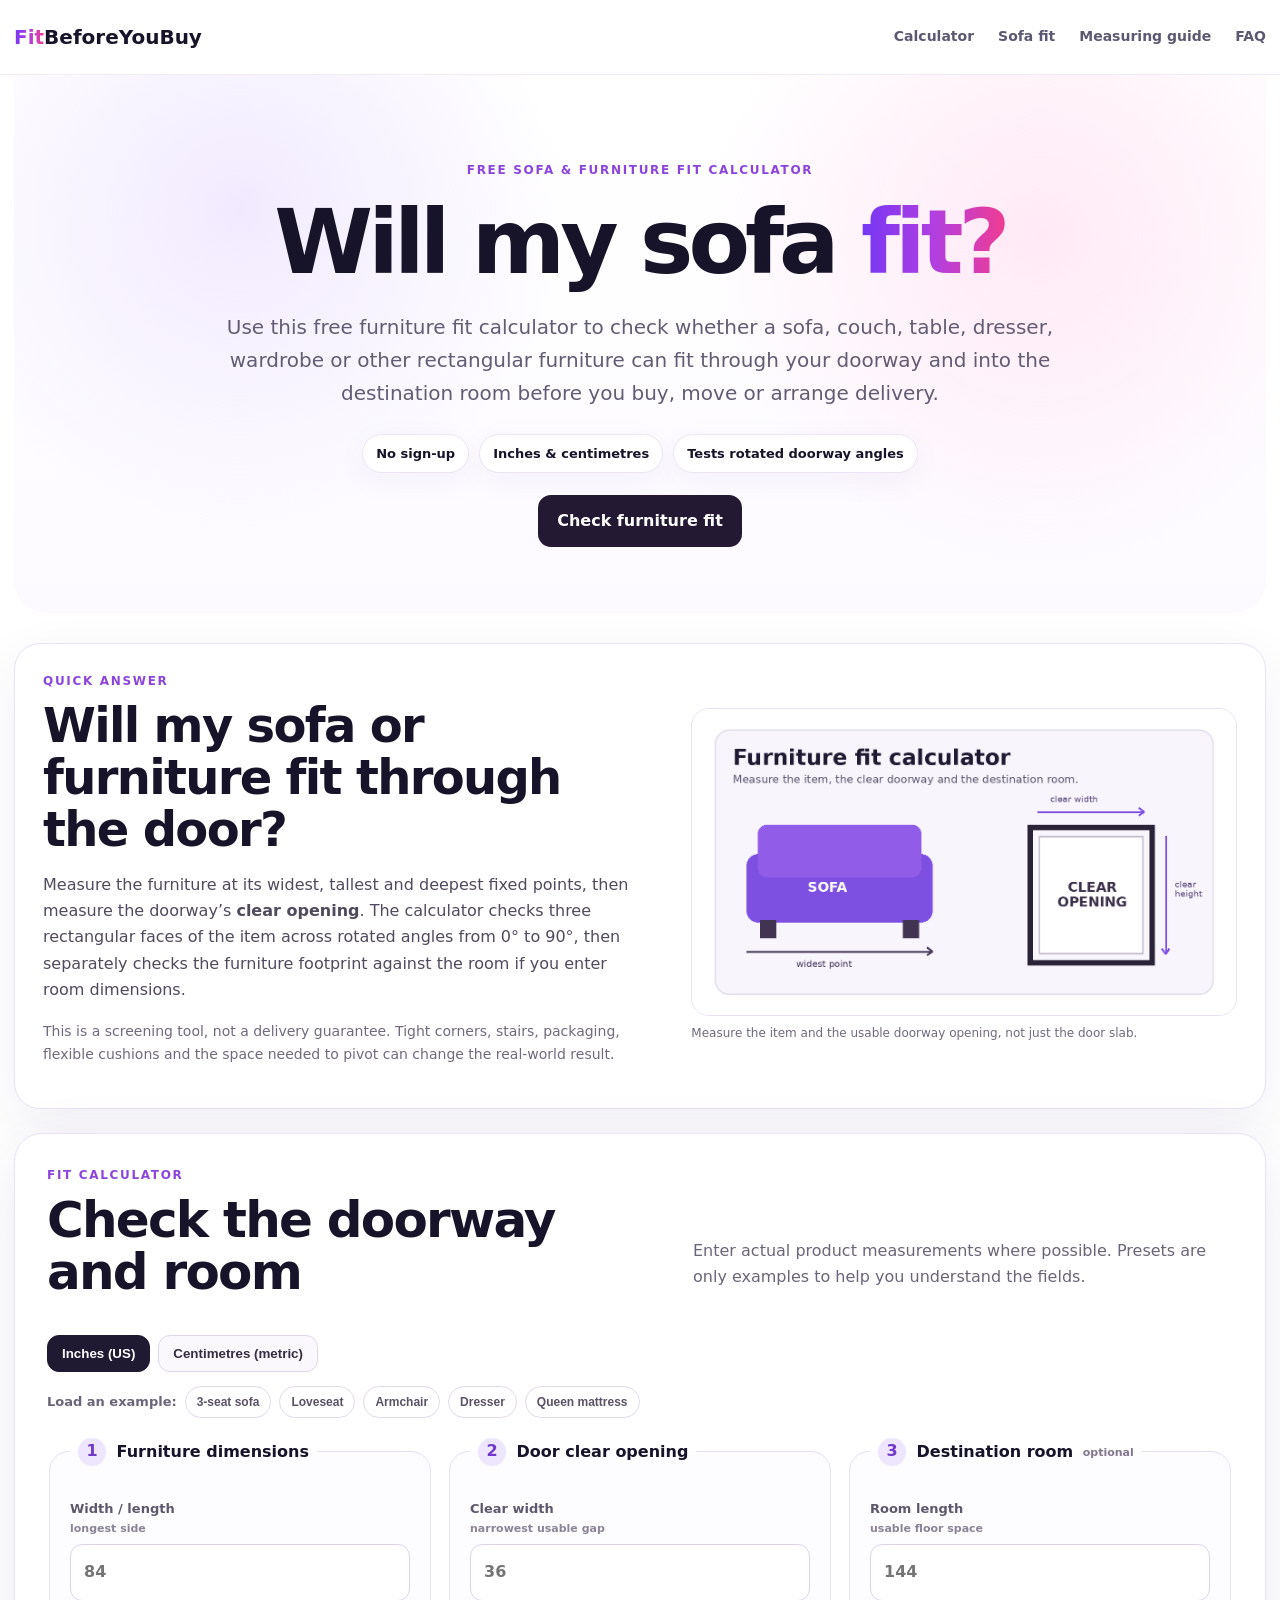
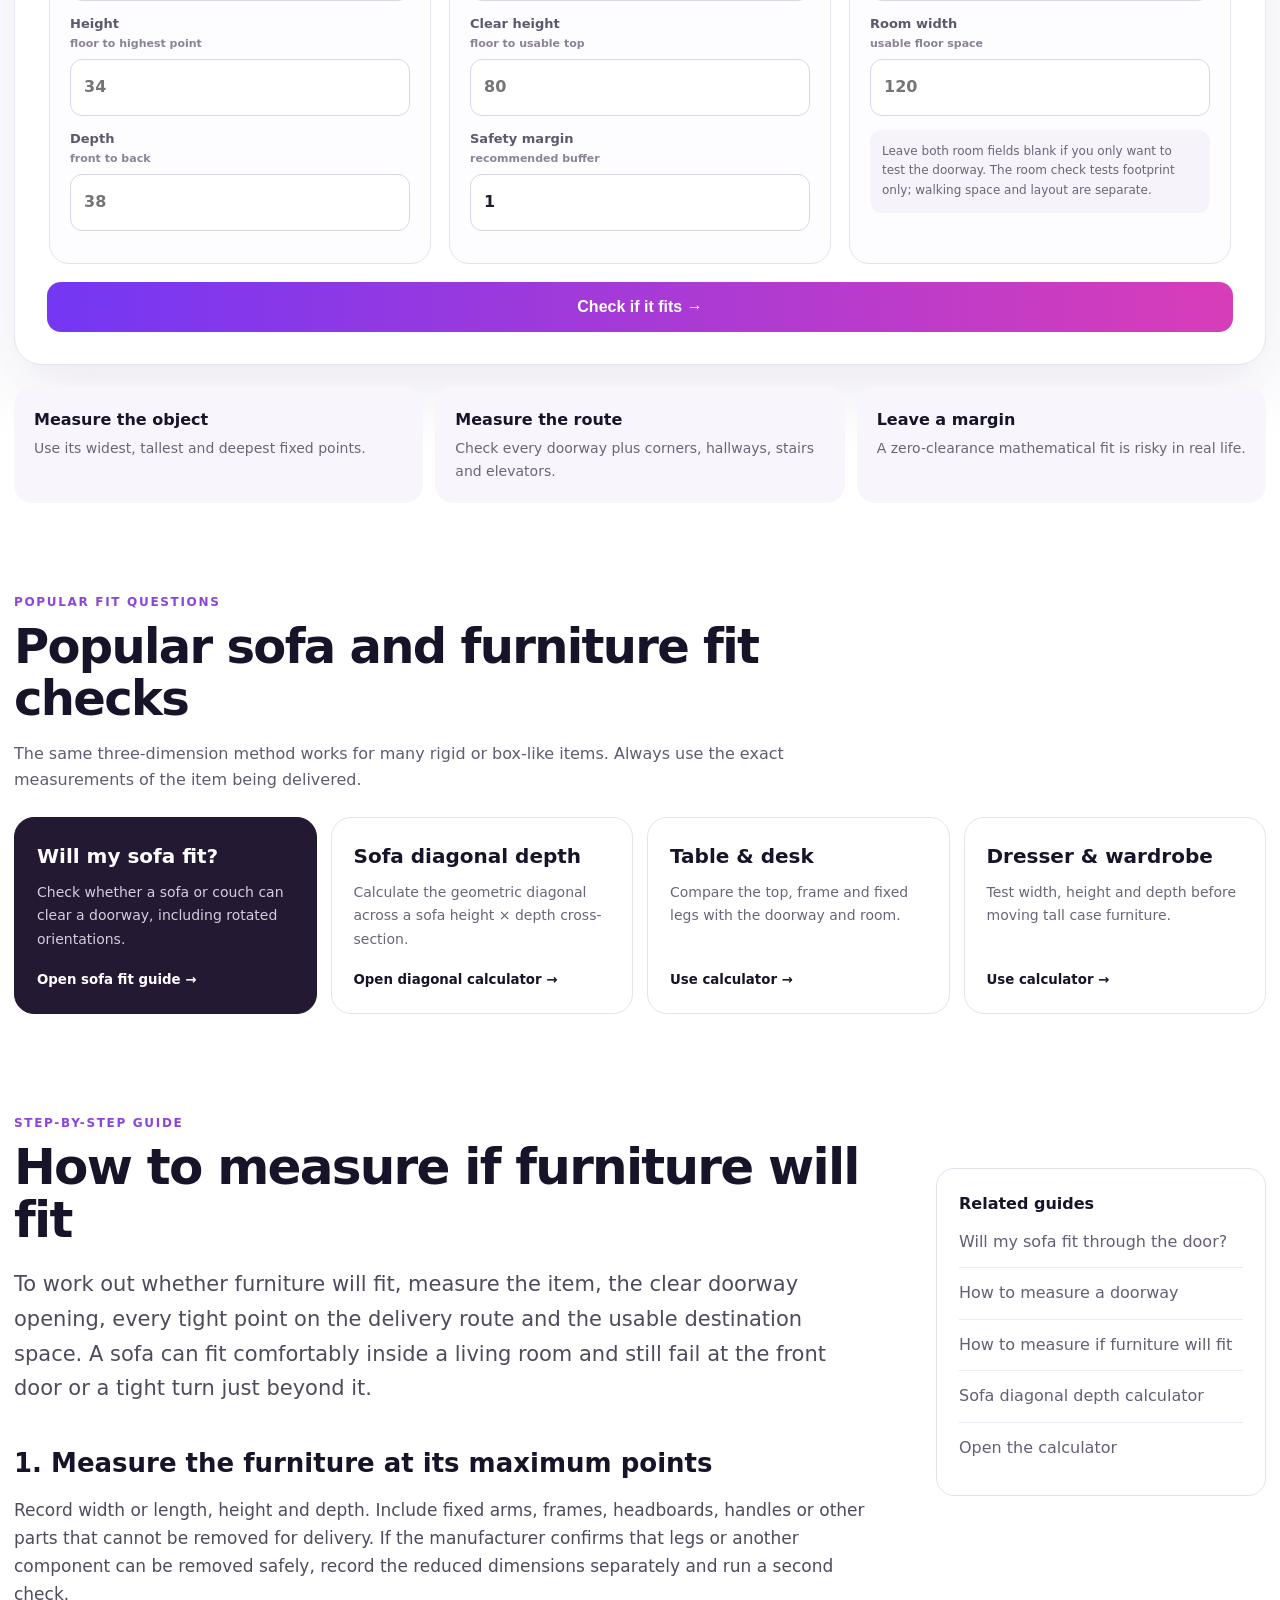
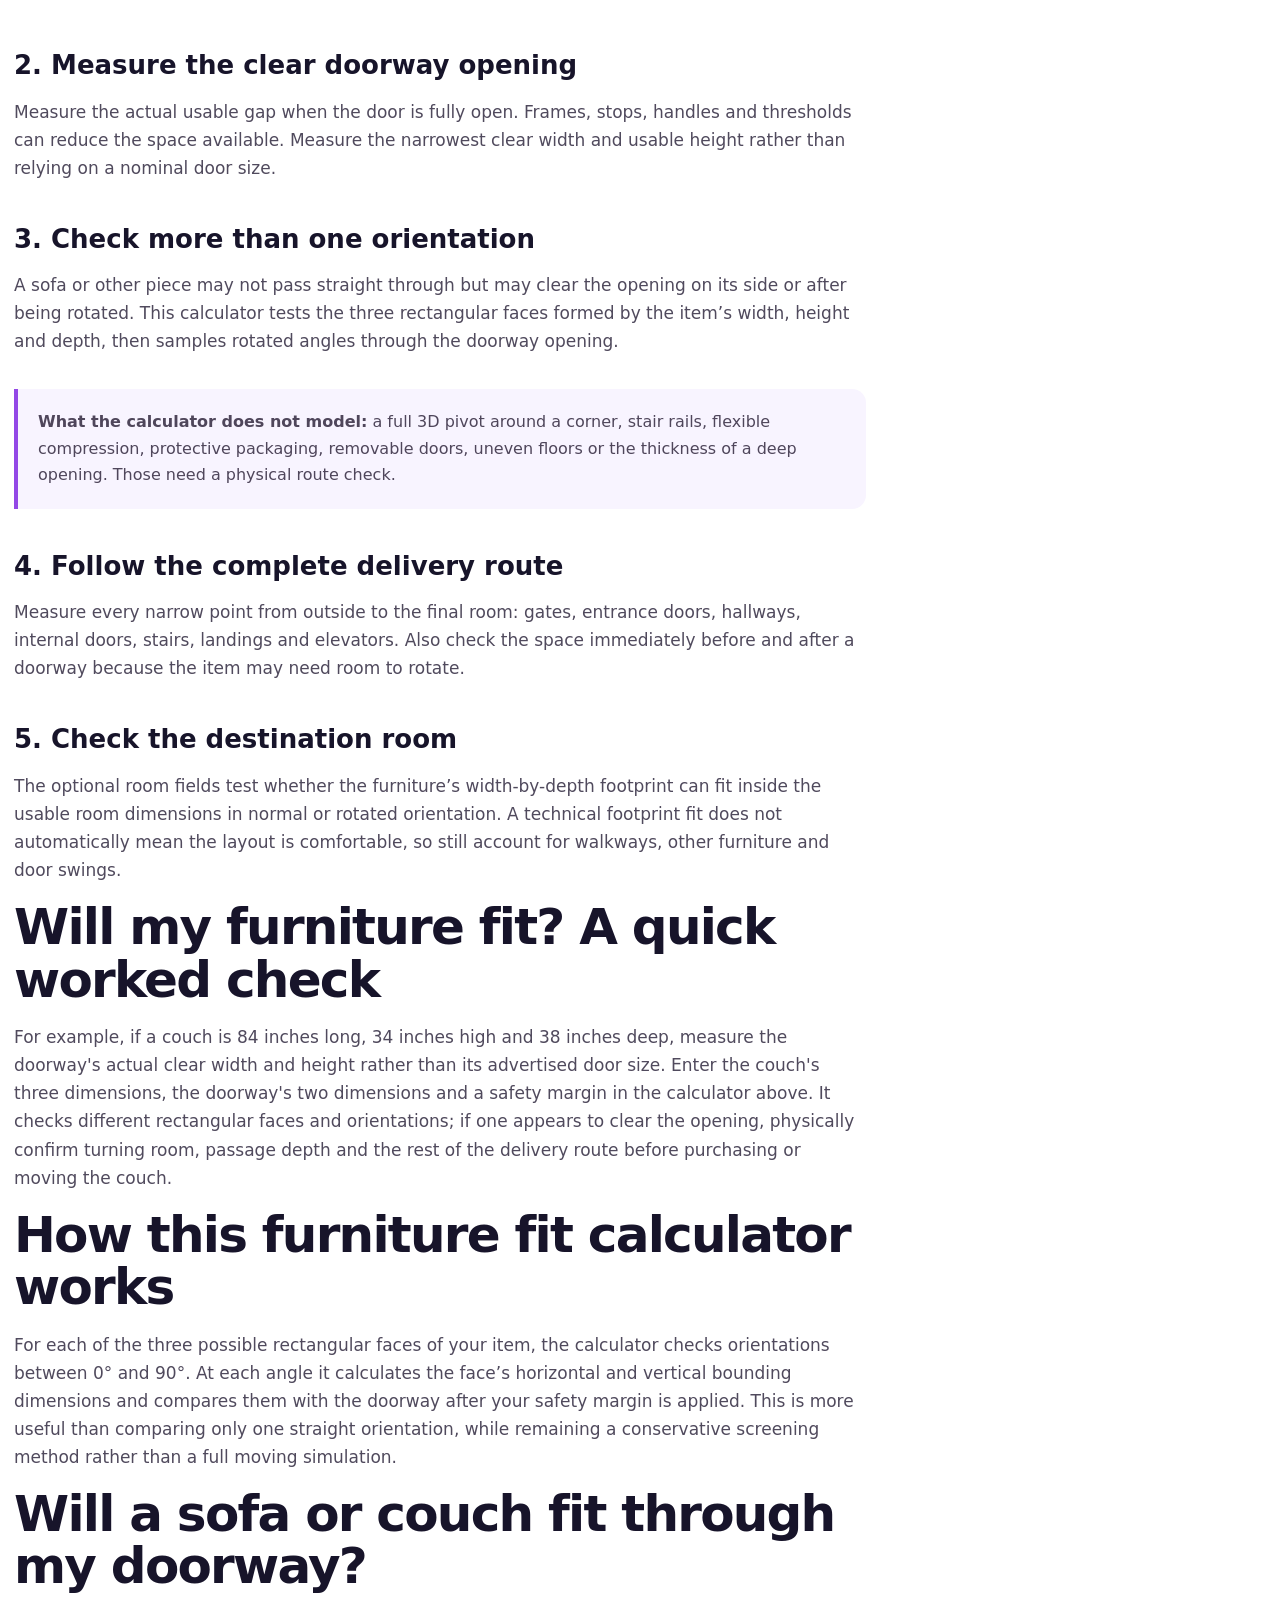
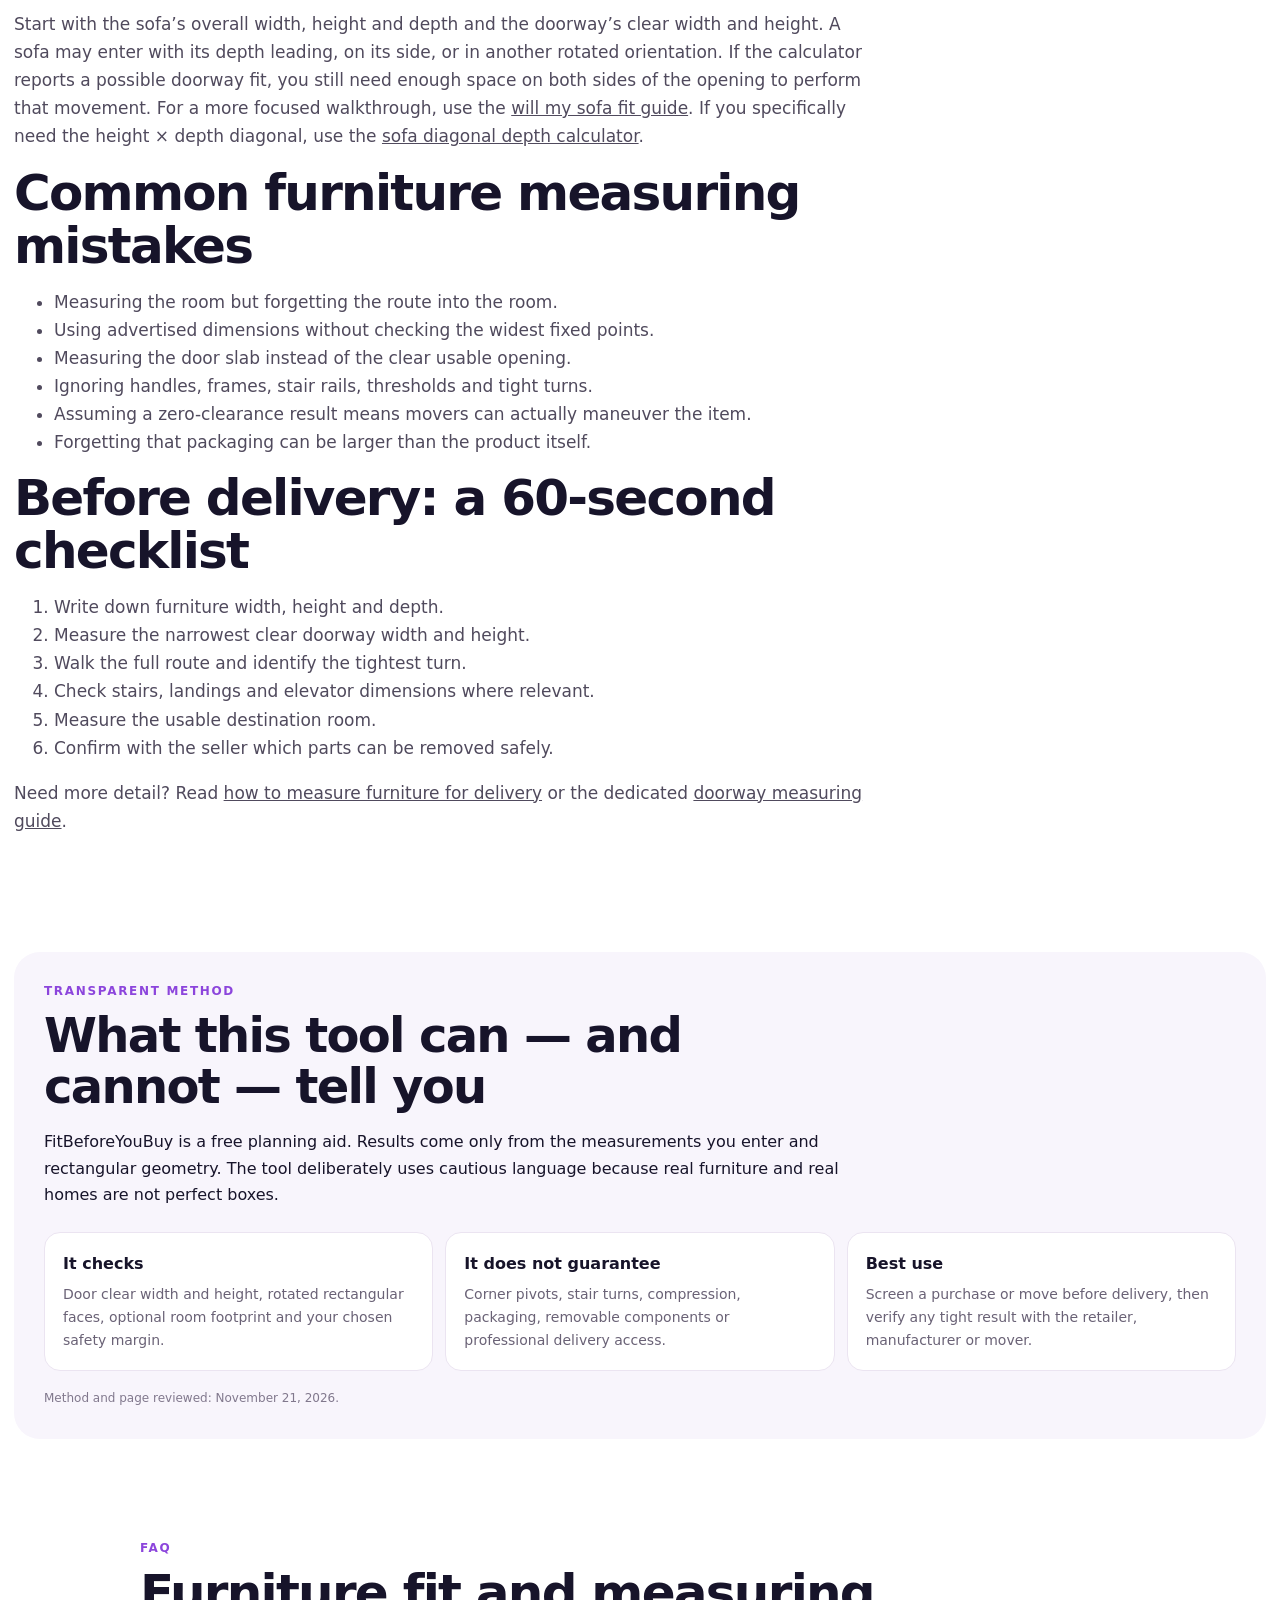
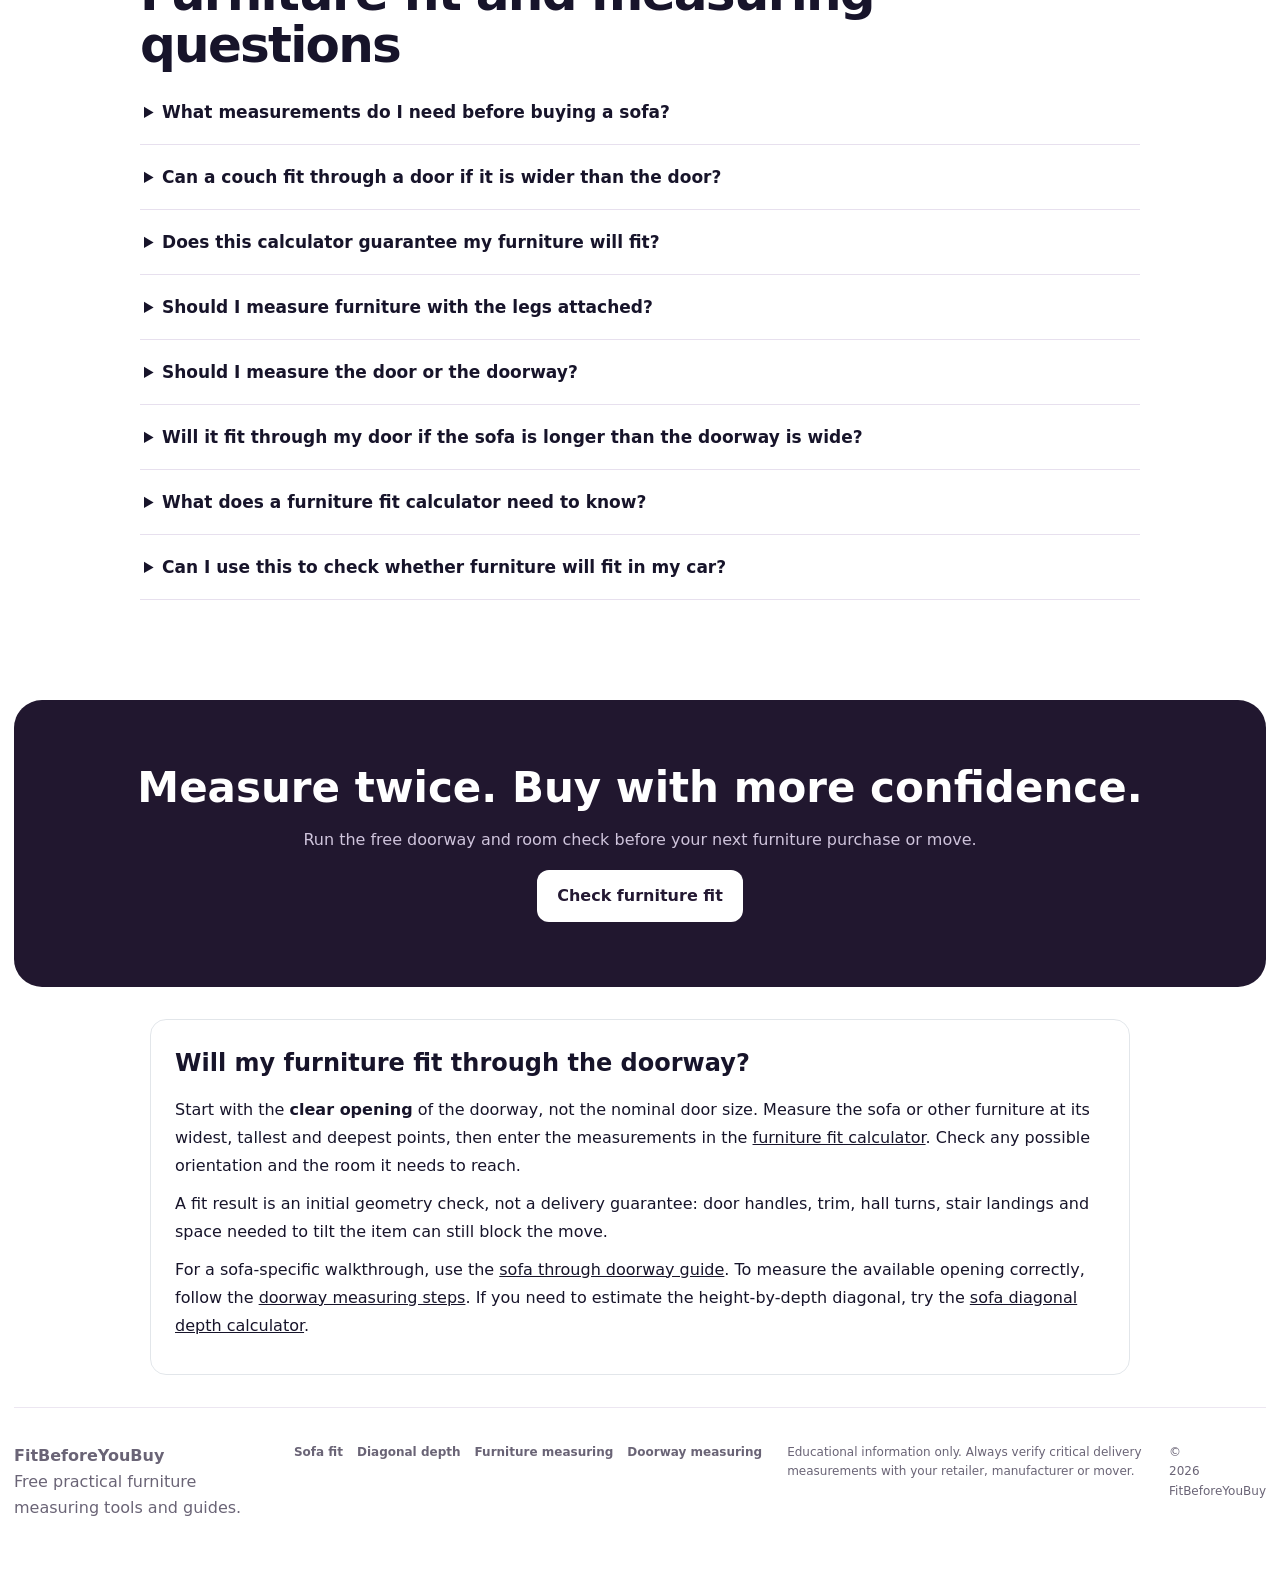
<file: index.html>
<!DOCTYPE html>

<html lang="en">
<head>
<meta charset="utf-8"/>
<meta content="width=device-width,initial-scale=1" name="viewport"/>
<title>Furniture Fit Calculator | Will My Sofa Fit Through the Door?</title>
<meta content="Will my sofa fit through the door? Use our free furniture fit calculator to compare couch dimensions, clear doorway measurements and room space before delivery." name="description"/>
<meta content="index,follow,max-image-preview:large,max-snippet:-1,max-video-preview:-1" name="robots"/>
<meta content="#ffffff" name="theme-color"/>
<link href="https://kavindanipun.github.io/furniture-fit/" rel="canonical"/>
<link href="images/favicon.png" rel="icon" sizes="96x96" type="image/png"/>
<link href="images/apple-touch-icon.png" rel="apple-touch-icon"/>
<meta content="Furniture Fit Calculator | Will My Sofa Fit Through the Door?" property="og:title"/>
<meta content="Use the free sofa and furniture fit calculator to check doorway clearance, rotated orientations and destination room size before delivery." property="og:description"/>
<meta content="website" property="og:type"/>
<meta content="https://kavindanipun.github.io/furniture-fit/" property="og:url"/>
<meta content="FitBeforeYouBuy" property="og:site_name"/>
<meta content="en_US" property="og:locale"/>
<meta content="https://kavindanipun.github.io/furniture-fit/images/furniture-fit-calculator.png" property="og:image"/>
<meta content="1200" property="og:image:width"/>
<meta content="675" property="og:image:height"/>
<meta content="Diagram showing a sofa and the clear width and height of a doorway for a furniture fit check" property="og:image:alt"/>
<meta content="summary_large_image" name="twitter:card"/>
<meta content="Furniture Fit Calculator | Will My Sofa Fit Through the Door?" name="twitter:title"/>
<meta content="Check whether a sofa, couch or other furniture can fit through a doorway and into a room." name="twitter:description"/>
<meta content="https://kavindanipun.github.io/furniture-fit/images/furniture-fit-calculator.png" name="twitter:image"/>
<link href="style.css" rel="stylesheet"/>
<script type="application/ld+json">{
  "@context": "https://schema.org",
  "@graph": [
    {
      "@type": "WebSite",
      "@id": "https://kavindanipun.github.io/furniture-fit/#website",
      "url": "https://kavindanipun.github.io/furniture-fit/",
      "name": "FitBeforeYouBuy",
      "alternateName": "Fit Before You Buy",
      "inLanguage": "en"
    },
    {
      "@type": "WebPage",
      "@id": "https://kavindanipun.github.io/furniture-fit/#webpage",
      "url": "https://kavindanipun.github.io/furniture-fit/",
      "name": "Will My Sofa Fit Calculator | Couch & Doorway Fit Check",
      "description": "A free sofa and furniture fit calculator for checking sofa, couch and other furniture dimensions against a doorway and destination room.",
      "isPartOf": {
        "@id": "https://kavindanipun.github.io/furniture-fit/#website"
      },
      "primaryImageOfPage": "https://kavindanipun.github.io/furniture-fit/images/furniture-fit-calculator.png",
      "dateModified": "2026-11-21",
      "inLanguage": "en"
    },
    {
      "@type": "WebApplication",
      "@id": "https://kavindanipun.github.io/furniture-fit/#calculator-app",
      "name": "Will My Sofa Fit Calculator",
      "alternateName": "Furniture Fit Calculator",
      "url": "https://kavindanipun.github.io/furniture-fit/#calculator",
      "applicationCategory": "UtilitiesApplication",
      "operatingSystem": "Any",
      "browserRequirements": "Requires JavaScript",
      "description": "A free browser-based calculator that checks rectangular furniture dimensions against doorway clearance and an optional room footprint.",
      "isAccessibleForFree": true,
      "inLanguage": "en"
    }
  ]
}</script>
</head>
<body>
<a class="skip" href="#main">Skip to content</a>
<header class="site-header">
<div class="nav">
<a aria-label="FitBeforeYouBuy home" class="brand" href="./"><span>Fit</span>BeforeYouBuy</a>
<nav aria-label="Main navigation">
<a href="#calculator">Calculator</a>
<a href="sofa-fit-through-door/">Sofa fit</a>
<a href="measure-furniture-for-delivery/">Measuring guide</a>
<a href="#faq">FAQ</a>
</nav>
</div>
</header>
<main id="main">
<section class="hero">
<div class="eyebrow">FREE SOFA &amp; FURNITURE FIT CALCULATOR</div>
<h1>Will my sofa <span>fit?</span></h1>
<p class="lead">Use this free furniture fit calculator to check whether a sofa, couch, table, dresser, wardrobe or other rectangular furniture can fit through your doorway and into the destination room before you buy, move or arrange delivery.</p>
<div aria-label="Calculator highlights" class="chips"><span>No sign-up</span><span>Inches &amp; centimetres</span><span>Tests rotated doorway angles</span></div>
<a class="hero-action" href="#calculator">Check furniture fit</a>
</section>
<section aria-labelledby="quick-answer-title" class="answer-card">
<div>
<div class="eyebrow">QUICK ANSWER</div>
<h2 id="quick-answer-title">Will my sofa or furniture fit through the door?</h2>
<p>Measure the furniture at its widest, tallest and deepest fixed points, then measure the doorway’s <strong>clear opening</strong>. The calculator checks three rectangular faces of the item across rotated angles from 0° to 90°, then separately checks the furniture footprint against the room if you enter room dimensions.</p>
<p class="micro-note">This is a screening tool, not a delivery guarantee. Tight corners, stairs, packaging, flexible cushions and the space needed to pivot can change the real-world result.</p>
</div>
<figure>
<img alt="Furniture fit diagram showing a sofa and doorway clear width and height" decoding="async" height="675" src="images/furniture-fit-calculator.png" width="1200"/>
<figcaption>Measure the item and the usable doorway opening, not just the door slab.</figcaption>
</figure>
</section>
<section aria-labelledby="calculator-title" class="calc-wrap" id="calculator">
<div class="calc-head">
<div><div class="eyebrow">FIT CALCULATOR</div><h2 id="calculator-title">Check the doorway and room</h2></div>
<p>Enter actual product measurements where possible. Presets are only examples to help you understand the fields.</p>
</div>
<div aria-label="Measurement units" class="unitbar" role="group">
<button aria-pressed="true" class="unit active" data-unit="in" type="button">Inches (US)</button>
<button aria-pressed="false" class="unit" data-unit="cm" type="button">Centimetres (metric)</button>
</div>
<div aria-label="Example furniture presets" class="preset-wrap">
<span class="preset-label">Load an example:</span>
<button class="preset" data-preset="sofa" type="button">3-seat sofa</button>
<button class="preset" data-preset="loveseat" type="button">Loveseat</button>
<button class="preset" data-preset="armchair" type="button">Armchair</button>
<button class="preset" data-preset="dresser" type="button">Dresser</button>
<button class="preset" data-preset="mattress" type="button">Queen mattress</button>
</div>
<form id="fitForm">
<div class="grid">
<fieldset>
<legend><b>1</b> Furniture dimensions</legend>
<label>Width / length <span>longest side</span><input id="fw" inputmode="decimal" min="0.1" placeholder="84" required="" step="0.1" type="number"/></label>
<label>Height <span>floor to highest point</span><input id="fh" inputmode="decimal" min="0.1" placeholder="34" required="" step="0.1" type="number"/></label>
<label>Depth <span>front to back</span><input id="fd" inputmode="decimal" min="0.1" placeholder="38" required="" step="0.1" type="number"/></label>
</fieldset>
<fieldset>
<legend><b>2</b> Door clear opening</legend>
<label>Clear width <span>narrowest usable gap</span><input id="dw" inputmode="decimal" min="0.1" placeholder="36" required="" step="0.1" type="number"/></label>
<label>Clear height <span>floor to usable top</span><input id="dh" inputmode="decimal" min="0.1" placeholder="80" required="" step="0.1" type="number"/></label>
<label>Safety margin <span>recommended buffer</span><input id="clearance" inputmode="decimal" min="0" step="0.1" type="number" value="1"/></label>
</fieldset>
<fieldset>
<legend><b>3</b> Destination room <em>optional</em></legend>
<label>Room length <span>usable floor space</span><input id="rl" inputmode="decimal" min="0.1" placeholder="144" step="0.1" type="number"/></label>
<label>Room width <span>usable floor space</span><input id="rw" inputmode="decimal" min="0.1" placeholder="120" step="0.1" type="number"/></label>
<div class="field-help">Leave both room fields blank if you only want to test the doorway. The room check tests footprint only; walking space and layout are separate.</div>
</fieldset>
</div>
<button class="primary" type="submit">Check if it fits →</button>
</form>
<div aria-live="polite" class="result" hidden="" id="result"></div>
</section>
<section aria-label="Three measuring reminders" class="quick">
<div><strong>Measure the object</strong><span>Use its widest, tallest and deepest fixed points.</span></div>
<div><strong>Measure the route</strong><span>Check every doorway plus corners, hallways, stairs and elevators.</span></div>
<div><strong>Leave a margin</strong><span>A zero-clearance mathematical fit is risky in real life.</span></div>
</section>
<section aria-labelledby="popular-checks-title" class="topic-hub">
<div class="section-heading">
<div class="eyebrow">POPULAR FIT QUESTIONS</div>
<h2 id="popular-checks-title">Popular sofa and furniture fit checks</h2>
<p>The same three-dimension method works for many rigid or box-like items. Always use the exact measurements of the item being delivered.</p>
</div>
<div class="topic-grid">
<a class="topic-card featured" href="sofa-fit-through-door/"><strong>Will my sofa fit?</strong><span>Check whether a sofa or couch can clear a doorway, including rotated orientations.</span><small>Open sofa fit guide →</small></a>
<a class="topic-card" href="sofa-diagonal-depth-calculator/"><strong>Sofa diagonal depth</strong><span>Calculate the geometric diagonal across a sofa height × depth cross-section.</span><small>Open diagonal calculator →</small></a>
<a class="topic-card" href="#calculator"><strong>Table &amp; desk</strong><span>Compare the top, frame and fixed legs with the doorway and room.</span><small>Use calculator →</small></a>
<a class="topic-card" href="#calculator"><strong>Dresser &amp; wardrobe</strong><span>Test width, height and depth before moving tall case furniture.</span><small>Use calculator →</small></a>
</div>
</section>
<article class="article" id="guide">
<div class="article-main">
<div class="eyebrow">STEP-BY-STEP GUIDE</div>
<h2>How to measure if furniture will fit</h2>
<p class="intro">To work out whether furniture will fit, measure the item, the clear doorway opening, every tight point on the delivery route and the usable destination space. A sofa can fit comfortably inside a living room and still fail at the front door or a tight turn just beyond it.</p>
<h3>1. Measure the furniture at its maximum points</h3>
<p>Record width or length, height and depth. Include fixed arms, frames, headboards, handles or other parts that cannot be removed for delivery. If the manufacturer confirms that legs or another component can be removed safely, record the reduced dimensions separately and run a second check.</p>
<h3>2. Measure the clear doorway opening</h3>
<p>Measure the actual usable gap when the door is fully open. Frames, stops, handles and thresholds can reduce the space available. Measure the narrowest clear width and usable height rather than relying on a nominal door size.</p>
<h3>3. Check more than one orientation</h3>
<p>A sofa or other piece may not pass straight through but may clear the opening on its side or after being rotated. This calculator tests the three rectangular faces formed by the item’s width, height and depth, then samples rotated angles through the doorway opening.</p>
<div class="callout"><strong>What the calculator does not model:</strong> a full 3D pivot around a corner, stair rails, flexible compression, protective packaging, removable doors, uneven floors or the thickness of a deep opening. Those need a physical route check.</div>
<h3>4. Follow the complete delivery route</h3>
<p>Measure every narrow point from outside to the final room: gates, entrance doors, hallways, internal doors, stairs, landings and elevators. Also check the space immediately before and after a doorway because the item may need room to rotate.</p>
<h3>5. Check the destination room</h3>
<p>The optional room fields test whether the furniture’s width-by-depth footprint can fit inside the usable room dimensions in normal or rotated orientation. A technical footprint fit does not automatically mean the layout is comfortable, so still account for walkways, other furniture and door swings.</p>
<h2>Will my furniture fit? A quick worked check</h2>
<p>For example, if a couch is 84 inches long, 34 inches high and 38 inches deep, measure the doorway's actual clear width and height rather than its advertised door size. Enter the couch's three dimensions, the doorway's two dimensions and a safety margin in the calculator above. It checks different rectangular faces and orientations; if one appears to clear the opening, physically confirm turning room, passage depth and the rest of the delivery route before purchasing or moving the couch.</p>
<h2>How this furniture fit calculator works</h2>
<p>For each of the three possible rectangular faces of your item, the calculator checks orientations between 0° and 90°. At each angle it calculates the face’s horizontal and vertical bounding dimensions and compares them with the doorway after your safety margin is applied. This is more useful than comparing only one straight orientation, while remaining a conservative screening method rather than a full moving simulation.</p>
<h2>Will a sofa or couch fit through my doorway?</h2>
<p>Start with the sofa’s overall width, height and depth and the doorway’s clear width and height. A sofa may enter with its depth leading, on its side, or in another rotated orientation. If the calculator reports a possible doorway fit, you still need enough space on both sides of the opening to perform that movement. For a more focused walkthrough, use the <a href="sofa-fit-through-door/">will my sofa fit guide</a>. If you specifically need the height × depth diagonal, use the <a href="sofa-diagonal-depth-calculator/">sofa diagonal depth calculator</a>.</p>
<h2>Common furniture measuring mistakes</h2>
<ul>
<li>Measuring the room but forgetting the route into the room.</li>
<li>Using advertised dimensions without checking the widest fixed points.</li>
<li>Measuring the door slab instead of the clear usable opening.</li>
<li>Ignoring handles, frames, stair rails, thresholds and tight turns.</li>
<li>Assuming a zero-clearance result means movers can actually maneuver the item.</li>
<li>Forgetting that packaging can be larger than the product itself.</li>
</ul>
<h2>Before delivery: a 60-second checklist</h2>
<ol>
<li>Write down furniture width, height and depth.</li>
<li>Measure the narrowest clear doorway width and height.</li>
<li>Walk the full route and identify the tightest turn.</li>
<li>Check stairs, landings and elevator dimensions where relevant.</li>
<li>Measure the usable destination room.</li>
<li>Confirm with the seller which parts can be removed safely.</li>
</ol>
<p>Need more detail? Read <a href="measure-furniture-for-delivery/">how to measure furniture for delivery</a> or the dedicated <a href="measure-doorway-for-furniture/">doorway measuring guide</a>.</p>
</div>
<aside aria-label="Related guides">
<div class="sidecard">
<strong>Related guides</strong>
<a href="sofa-fit-through-door/">Will my sofa fit through the door?</a>
<a href="measure-doorway-for-furniture/">How to measure a doorway</a>
<a href="measure-furniture-for-delivery/">How to measure if furniture will fit</a>
<a href="sofa-diagonal-depth-calculator/">Sofa diagonal depth calculator</a>
<a href="#calculator">Open the calculator</a>
</div>
</aside>
</article>
<section aria-labelledby="method-title" class="method">
<div>
<div class="eyebrow">TRANSPARENT METHOD</div>
<h2 id="method-title">What this tool can — and cannot — tell you</h2>
<p>FitBeforeYouBuy is a free planning aid. Results come only from the measurements you enter and rectangular geometry. The tool deliberately uses cautious language because real furniture and real homes are not perfect boxes.</p>
</div>
<div class="method-grid">
<div><strong>It checks</strong><span>Door clear width and height, rotated rectangular faces, optional room footprint and your chosen safety margin.</span></div>
<div><strong>It does not guarantee</strong><span>Corner pivots, stair turns, compression, packaging, removable components or professional delivery access.</span></div>
<div><strong>Best use</strong><span>Screen a purchase or move before delivery, then verify any tight result with the retailer, manufacturer or mover.</span></div>
</div>
<p class="updated">Method and page reviewed: November 21, 2026.</p>
</section>
<section class="faq" id="faq">
<div class="eyebrow">FAQ</div>
<h2>Furniture fit and measuring questions</h2>
<details><summary>What measurements do I need before buying a sofa?</summary><p>Record the sofa’s maximum width or length, height and depth, plus the clear width and height of every doorway on the route. If you want to check the destination too, measure the usable room length and width.</p></details>
<details><summary>Can a couch fit through a door if it is wider than the door?</summary><p>Sometimes. A couch may pass with another dimension leading through the opening or after rotation. That is why the calculator tests different rectangular faces and angles rather than comparing only the couch’s overall width with the door width.</p></details>
<details><summary>Does this calculator guarantee my furniture will fit?</summary><p>No. It is a geometric screening tool. Tight turns, stairs, landing space, packaging, removable parts and irregular or flexible shapes can change the real-world result.</p></details>
<details><summary>Should I measure furniture with the legs attached?</summary><p>Measure the item as it will actually be delivered. If the manufacturer confirms that legs can be removed safely, you can also test the reduced dimensions separately.</p></details>
<details><summary>Should I measure the door or the doorway?</summary><p>Measure the clear usable opening the furniture must pass through. The door slab’s advertised size is not the same thing as the space available once frames, stops and hardware are considered.</p></details>
<details><summary>Will it fit through my door if the sofa is longer than the doorway is wide?</summary><p>Possibly. The sofa's full length does not always need to face across the doorway. Check its height and depth, the clear door width and height, and whether there is room to rotate it before and after the opening. <a href="sofa-fit-through-door/">Use the sofa doorway calculator</a> to compare rectangular orientations.</p></details>
<details><summary>What does a furniture fit calculator need to know?</summary><p>Enter the furniture's maximum width or length, height and depth, plus the doorway's clear usable width and height. Add a safety margin and, if helpful, the room's usable length and width. A mathematical doorway fit is not proof the piece can turn through a hallway.</p></details>
<details><summary>Can I use this to check whether furniture will fit in my car?</summary><p>The doorway calculator can help you compare a rectangular furniture face with a cargo opening, but it does not model a vehicle’s tapered hatch, wheel arches, seats or the 3D loading turn. Measure the cargo opening and usable interior separately before relying on the result.</p></details>
</section>
<section class="bottom-cta"><h2>Measure twice. Buy with more confidence.</h2><p>Run the free doorway and room check before your next furniture purchase or move.</p><a href="#calculator">Check furniture fit</a></section>
<section class="seo-help" aria-labelledby="fit-quick-answer">
<h2 id="fit-quick-answer">Will my furniture fit through the doorway?</h2>
<p>Start with the <strong>clear opening</strong> of the doorway, not the nominal door size. Measure the sofa or other furniture at its widest, tallest and deepest points, then enter the measurements in the <a href="#calculator">furniture fit calculator</a>. Check any possible orientation and the room it needs to reach.</p>
<p>A fit result is an initial geometry check, not a delivery guarantee: door handles, trim, hall turns, stair landings and space needed to tilt the item can still block the move.</p>
<p>For a sofa-specific walkthrough, use the <a href="sofa-fit-through-door/">sofa through doorway guide</a>. To measure the available opening correctly, follow the <a href="measure-doorway-for-furniture/">doorway measuring steps</a>. If you need to estimate the height-by-depth diagonal, try the <a href="sofa-diagonal-depth-calculator/">sofa diagonal depth calculator</a>.</p>
</section>
</main>
<footer>
<div><strong>FitBeforeYouBuy</strong><span>Free practical furniture measuring tools and guides.</span></div>
<div class="footer-links"><a href="sofa-fit-through-door/">Sofa fit</a><a href="sofa-diagonal-depth-calculator/">Diagonal depth</a><a href="measure-furniture-for-delivery/">Furniture measuring</a><a href="measure-doorway-for-furniture/">Doorway measuring</a></div>
<p>Educational information only. Always verify critical delivery measurements with your retailer, manufacturer or mover.</p>
<small>© <span id="year">2026</span> FitBeforeYouBuy</small>
</footer>
<script defer="" src="app.js"></script>
</body>
</html>
</file>
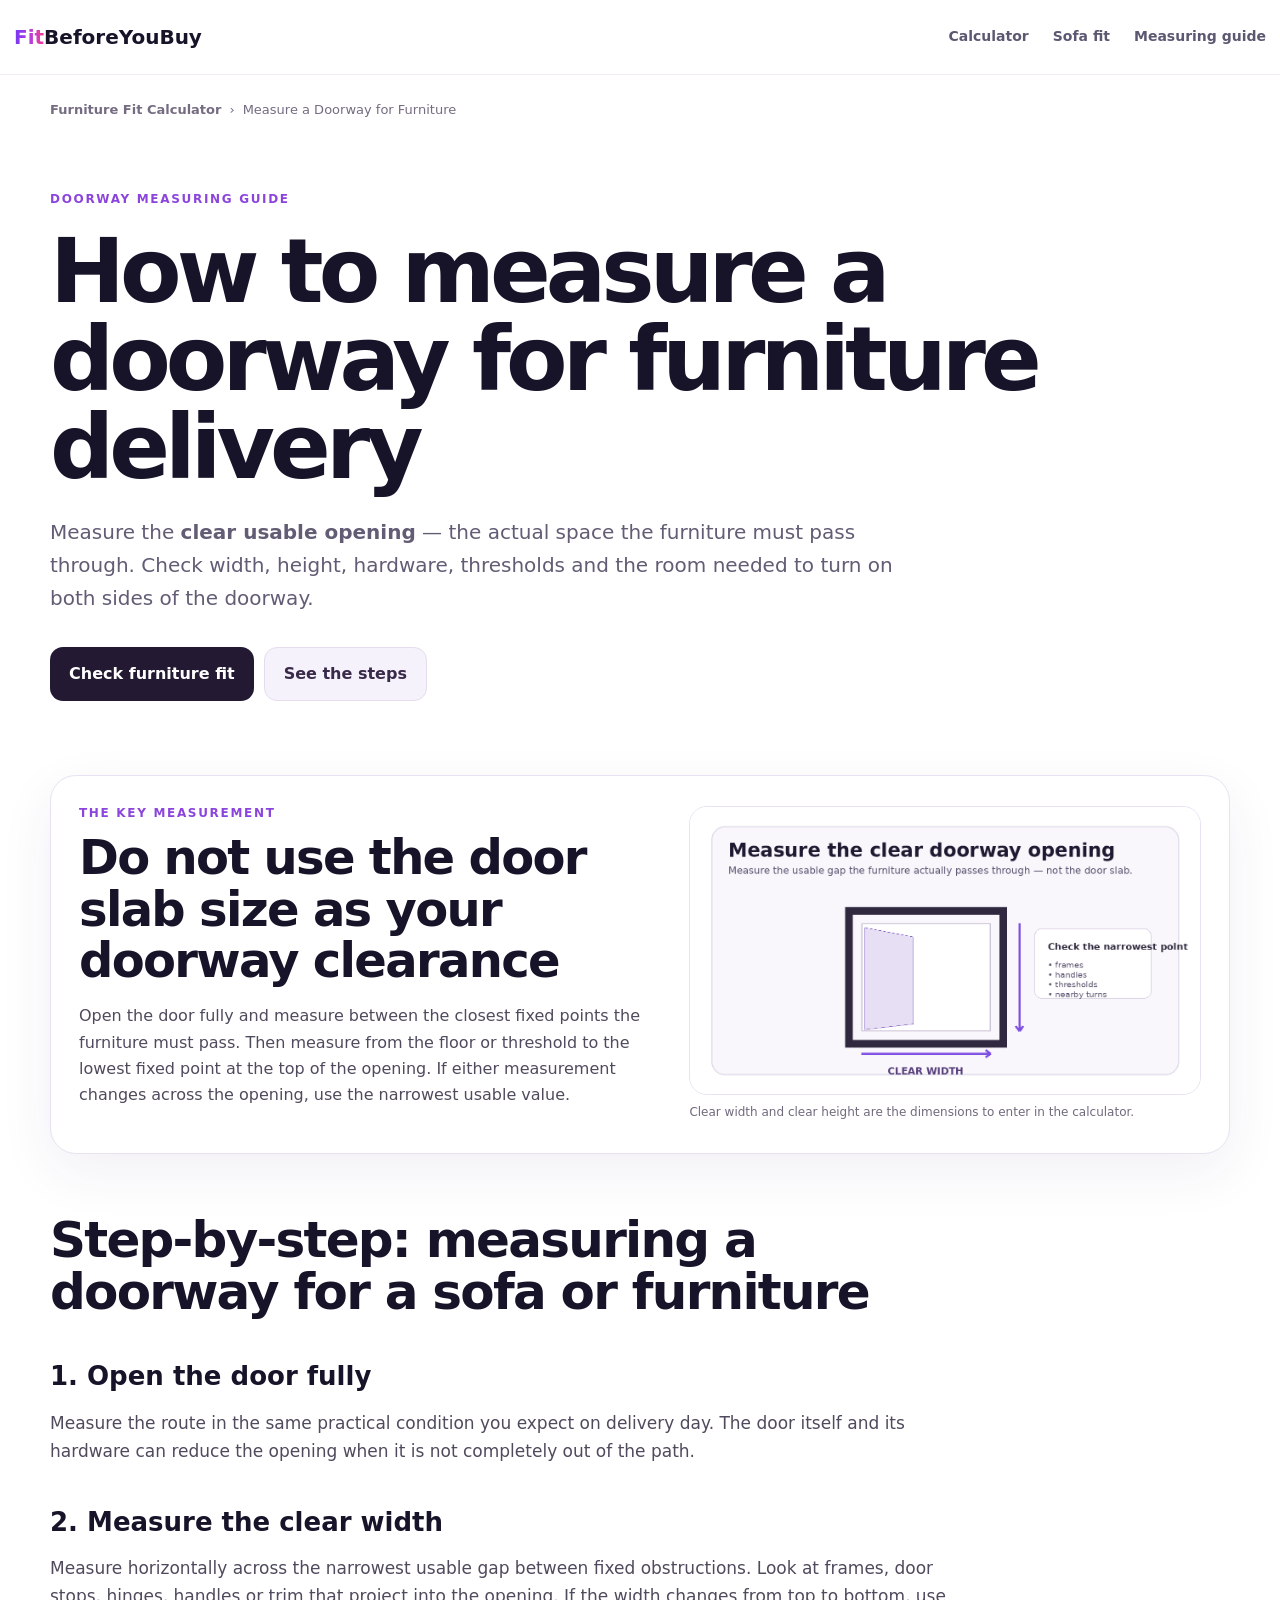
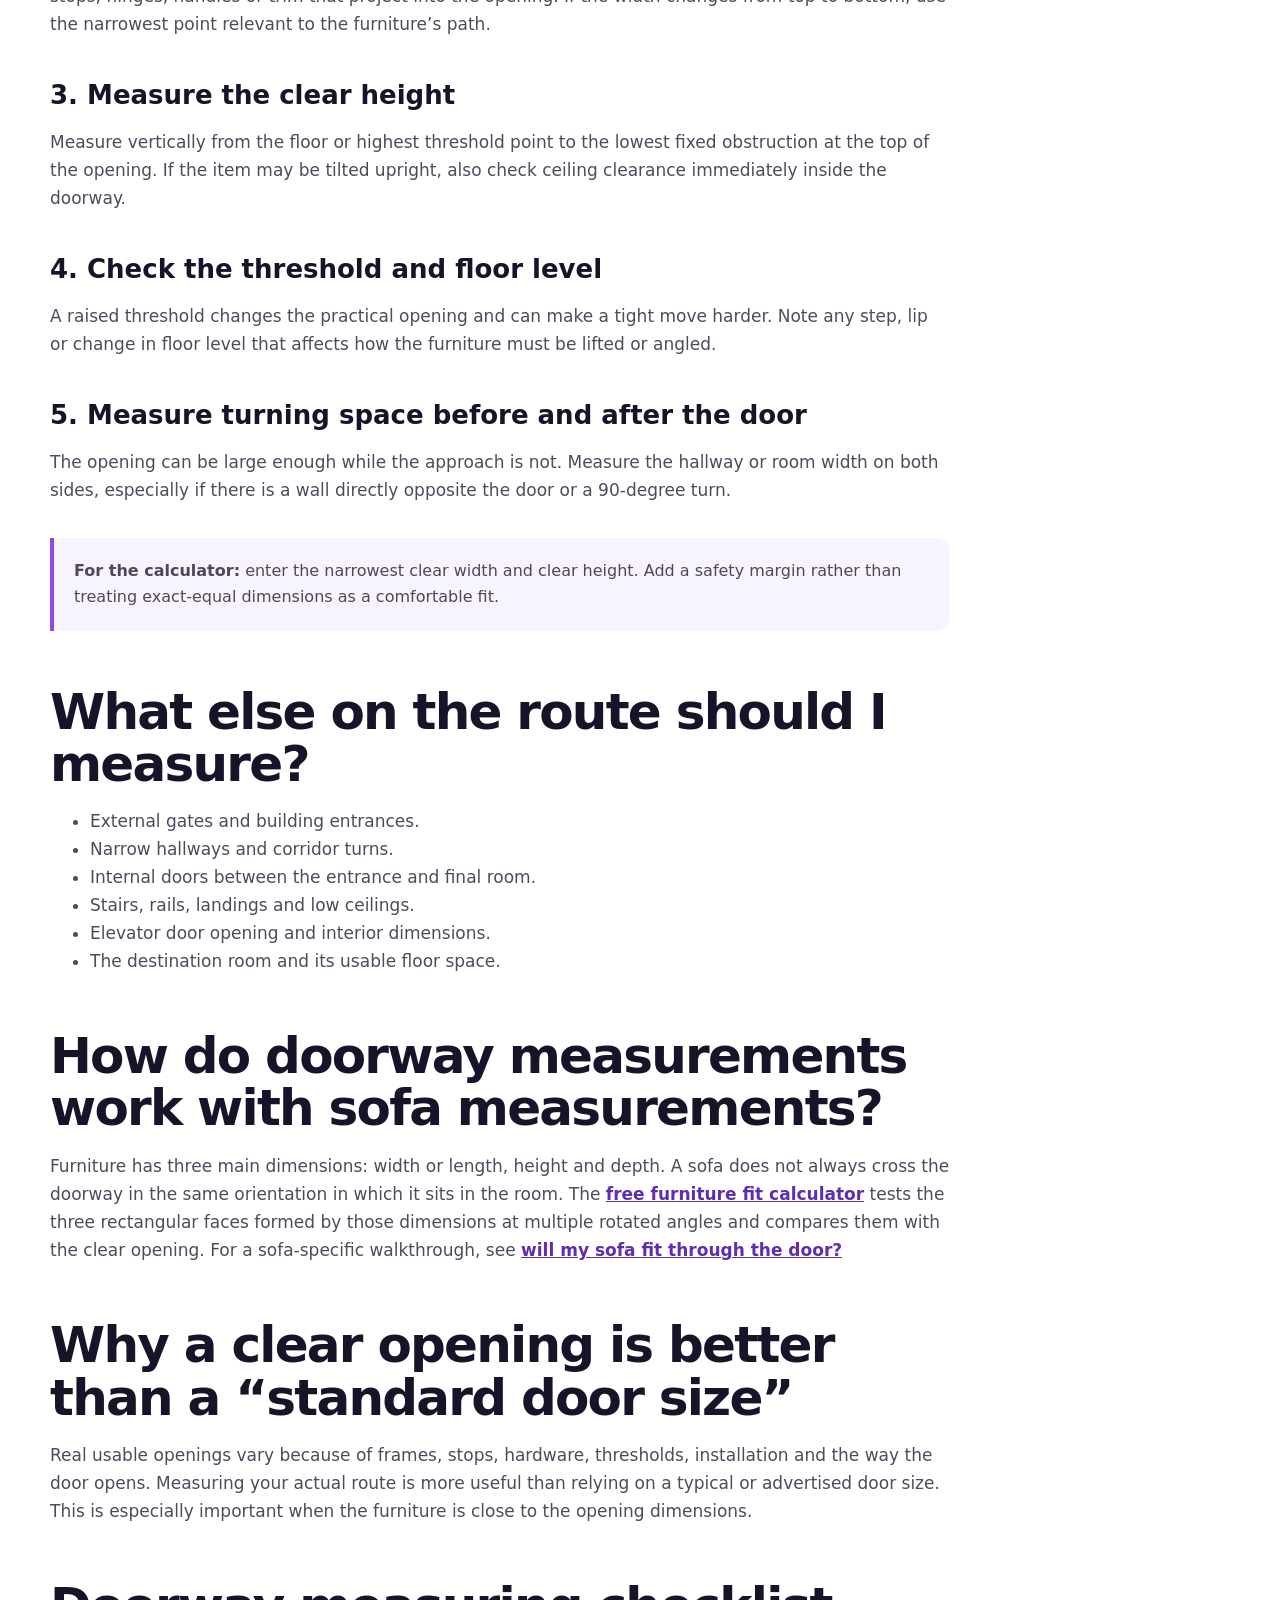
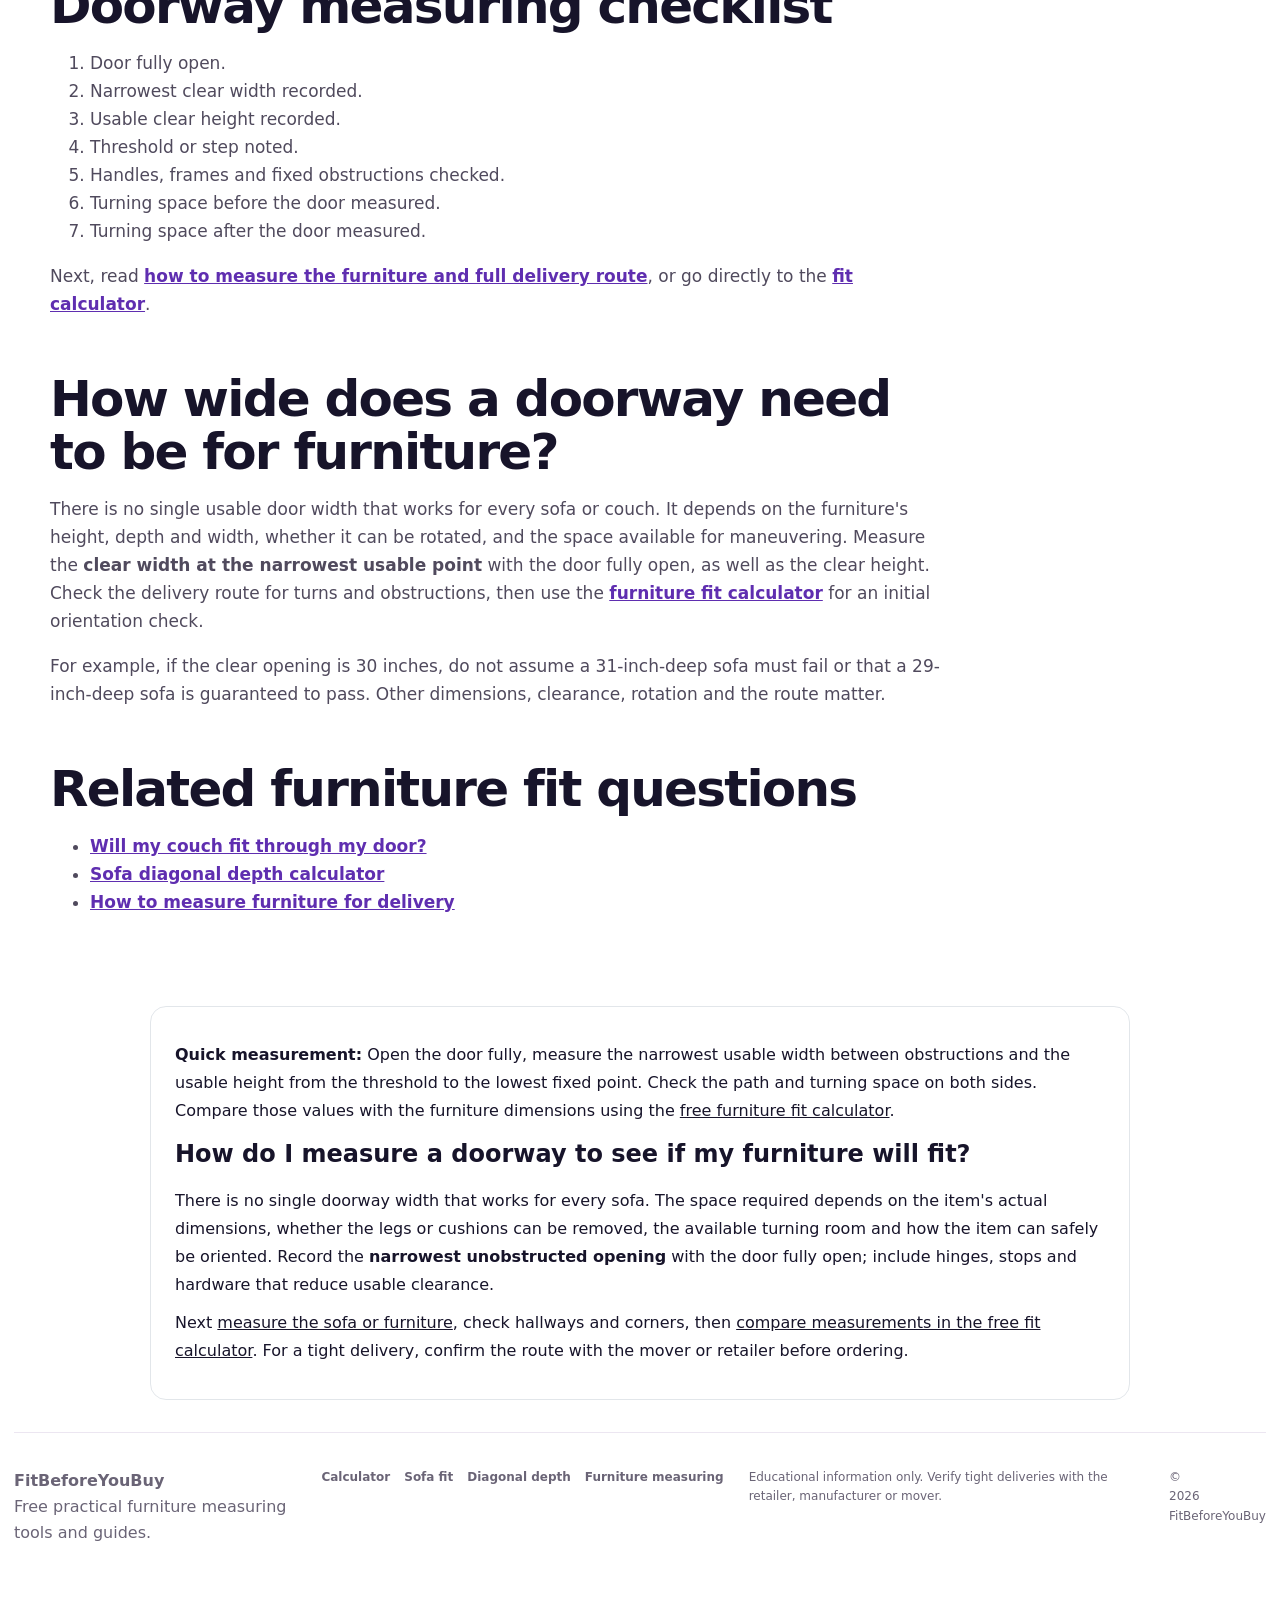
<file: measure-doorway-for-furniture/index.html>
<!DOCTYPE html>

<html lang="en">
<head>
<meta charset="utf-8"/><meta content="width=device-width,initial-scale=1" name="viewport"/>
<title>How to Measure a Doorway for Furniture | Step-by-Step</title>
<meta content="Learn how to measure clear doorway width and height for a sofa or furniture delivery, including door stops, handles and turning space." name="description"/>
<meta content="index,follow,max-image-preview:large,max-snippet:-1,max-video-preview:-1" name="robots"/>
<link href="https://kavindanipun.github.io/furniture-fit/measure-doorway-for-furniture/" rel="canonical"/>
<link href="../images/favicon.png" rel="icon" sizes="96x96" type="image/png"/><link href="../images/apple-touch-icon.png" rel="apple-touch-icon"/><meta content="#ffffff" name="theme-color"/>
<meta content="How to Measure a Doorway for Furniture | Step-by-Step" property="og:title"/><meta content="Measure the clear opening correctly before moving a sofa or other furniture." property="og:description"/><meta content="article" property="og:type"/><meta content="https://kavindanipun.github.io/furniture-fit/measure-doorway-for-furniture/" property="og:url"/><meta content="FitBeforeYouBuy" property="og:site_name"/><meta content="https://kavindanipun.github.io/furniture-fit/images/measure-clear-doorway-opening.png" property="og:image"/><meta content="1200" property="og:image:width"/><meta content="675" property="og:image:height"/>
<meta content="summary_large_image" name="twitter:card"/><meta content="How to Measure a Doorway for Furniture | Step-by-Step" name="twitter:title"/><meta content="Measure clear doorway width and height for a furniture fit check." name="twitter:description"/><meta content="https://kavindanipun.github.io/furniture-fit/images/measure-clear-doorway-opening.png" name="twitter:image"/>
<link href="../style.css" rel="stylesheet"/>
<script type="application/ld+json">{
  "@context": "https://schema.org",
  "@graph": [
    {
      "@type": "WebPage",
      "url": "https://kavindanipun.github.io/furniture-fit/measure-doorway-for-furniture/",
      "name": "How to Measure a Doorway for Furniture | Step-by-Step",
      "description": "A step-by-step guide to measuring a doorway's clear opening for furniture delivery.",
      "primaryImageOfPage": "https://kavindanipun.github.io/furniture-fit/images/measure-clear-doorway-opening.png",
      "dateModified": "2026-11-21",
      "inLanguage": "en"
    },
    {
      "@type": "BreadcrumbList",
      "itemListElement": [
        {
          "@type": "ListItem",
          "position": 1,
          "name": "Furniture Fit Calculator",
          "item": "https://kavindanipun.github.io/furniture-fit/"
        },
        {
          "@type": "ListItem",
          "position": 2,
          "name": "Measure a Doorway for Furniture",
          "item": "https://kavindanipun.github.io/furniture-fit/measure-doorway-for-furniture/"
        }
      ]
    }
  ]
}</script>
</head>
<body>
<a class="skip" href="#main">Skip to content</a>
<header class="site-header"><div class="nav"><a class="brand" href="../"><span>Fit</span>BeforeYouBuy</a><nav aria-label="Main navigation"><a href="../#calculator">Calculator</a><a href="../sofa-fit-through-door/">Sofa fit</a><a href="../measure-furniture-for-delivery/">Measuring guide</a></nav></div></header>
<main class="guide-page" id="main">
<nav aria-label="Breadcrumb" class="breadcrumbs"><a href="../">Furniture Fit Calculator</a><span>›</span><span>Measure a Doorway for Furniture</span></nav>
<section class="guide-hero"><div class="eyebrow">DOORWAY MEASURING GUIDE</div><h1>How to measure a doorway for furniture delivery</h1><p class="lead">Measure the <strong>clear usable opening</strong> — the actual space the furniture must pass through. Check width, height, hardware, thresholds and the room needed to turn on both sides of the doorway.</p><div class="guide-actions"><a class="primary-link" href="../#calculator">Check furniture fit</a><a class="secondary-link" href="#steps">See the steps</a></div></section>
<section class="answer-card compact">
<div><div class="eyebrow">THE KEY MEASUREMENT</div><h2>Do not use the door slab size as your doorway clearance</h2><p>Open the door fully and measure between the closest fixed points the furniture must pass. Then measure from the floor or threshold to the lowest fixed point at the top of the opening. If either measurement changes across the opening, use the narrowest usable value.</p></div>
<figure><img alt="Diagram showing clear doorway width and height for moving furniture" decoding="async" height="675" src="../images/measure-clear-doorway-opening.png" width="1200"/><figcaption>Clear width and clear height are the dimensions to enter in the calculator.</figcaption></figure>
</section>
<article class="longform" id="steps">
<h2>Step-by-step: measuring a doorway for a sofa or furniture</h2>
<h3>1. Open the door fully</h3><p>Measure the route in the same practical condition you expect on delivery day. The door itself and its hardware can reduce the opening when it is not completely out of the path.</p>
<h3>2. Measure the clear width</h3><p>Measure horizontally across the narrowest usable gap between fixed obstructions. Look at frames, door stops, hinges, handles or trim that project into the opening. If the width changes from top to bottom, use the narrowest point relevant to the furniture’s path.</p>
<h3>3. Measure the clear height</h3><p>Measure vertically from the floor or highest threshold point to the lowest fixed obstruction at the top of the opening. If the item may be tilted upright, also check ceiling clearance immediately inside the doorway.</p>
<h3>4. Check the threshold and floor level</h3><p>A raised threshold changes the practical opening and can make a tight move harder. Note any step, lip or change in floor level that affects how the furniture must be lifted or angled.</p>
<h3>5. Measure turning space before and after the door</h3><p>The opening can be large enough while the approach is not. Measure the hallway or room width on both sides, especially if there is a wall directly opposite the door or a 90-degree turn.</p>
<div class="callout"><strong>For the calculator:</strong> enter the narrowest clear width and clear height. Add a safety margin rather than treating exact-equal dimensions as a comfortable fit.</div>
<h2>What else on the route should I measure?</h2>
<ul>
<li>External gates and building entrances.</li>
<li>Narrow hallways and corridor turns.</li>
<li>Internal doors between the entrance and final room.</li>
<li>Stairs, rails, landings and low ceilings.</li>
<li>Elevator door opening and interior dimensions.</li>
<li>The destination room and its usable floor space.</li>
</ul>
<h2>How do doorway measurements work with sofa measurements?</h2>
<p>Furniture has three main dimensions: width or length, height and depth. A sofa does not always cross the doorway in the same orientation in which it sits in the room. The <a href="../#calculator">free furniture fit calculator</a> tests the three rectangular faces formed by those dimensions at multiple rotated angles and compares them with the clear opening. For a sofa-specific walkthrough, see <a href="../sofa-fit-through-door/">will my sofa fit through the door?</a></p>
<h2>Why a clear opening is better than a “standard door size”</h2>
<p>Real usable openings vary because of frames, stops, hardware, thresholds, installation and the way the door opens. Measuring your actual route is more useful than relying on a typical or advertised door size. This is especially important when the furniture is close to the opening dimensions.</p>
<h2>Doorway measuring checklist</h2>
<ol>
<li>Door fully open.</li>
<li>Narrowest clear width recorded.</li>
<li>Usable clear height recorded.</li>
<li>Threshold or step noted.</li>
<li>Handles, frames and fixed obstructions checked.</li>
<li>Turning space before the door measured.</li>
<li>Turning space after the door measured.</li>
</ol>
<p>Next, read <a href="../measure-furniture-for-delivery/">how to measure the furniture and full delivery route</a>, or go directly to the <a href="../#calculator">fit calculator</a>.</p>
<h2>How wide does a doorway need to be for furniture?</h2>
<p>There is no single usable door width that works for every sofa or couch. It depends on the furniture's height, depth and width, whether it can be rotated, and the space available for maneuvering. Measure the <strong>clear width at the narrowest usable point</strong> with the door fully open, as well as the clear height. Check the delivery route for turns and obstructions, then use the <a href="../#calculator">furniture fit calculator</a> for an initial orientation check.</p>
<p>For example, if the clear opening is 30 inches, do not assume a 31-inch-deep sofa must fail or that a 29-inch-deep sofa is guaranteed to pass. Other dimensions, clearance, rotation and the route matter.</p>
<section class="seo-queries"><h2>Related furniture fit questions</h2><ul><li><a href="../sofa-fit-through-door/">Will my couch fit through my door?</a></li><li><a href="../sofa-diagonal-depth-calculator/">Sofa diagonal depth calculator</a></li><li><a href="../measure-furniture-for-delivery/">How to measure furniture for delivery</a></li></ul></section></article>
<section class="seo-help" aria-labelledby="doorway-fast-answer">
<p><strong>Quick measurement:</strong> Open the door fully, measure the narrowest usable width between obstructions and the usable height from the threshold to the lowest fixed point. Check the path and turning space on both sides. Compare those values with the furniture dimensions using the <a href="../#calculator">free furniture fit calculator</a>.</p>
<h2 id="doorway-fast-answer">How do I measure a doorway to see if my furniture will fit?</h2>
<p>There is no single doorway width that works for every sofa. The space required depends on the item's actual dimensions, whether the legs or cushions can be removed, the available turning room and how the item can safely be oriented. Record the <strong>narrowest unobstructed opening</strong> with the door fully open; include hinges, stops and hardware that reduce usable clearance.</p>
<p>Next <a href="../measure-furniture-for-delivery/">measure the sofa or furniture</a>, check hallways and corners, then <a href="../#calculator">compare measurements in the free fit calculator</a>. For a tight delivery, confirm the route with the mover or retailer before ordering.</p>
</section>
</main>
<footer><div><strong>FitBeforeYouBuy</strong><span>Free practical furniture measuring tools and guides.</span></div><div class="footer-links"><a href="../">Calculator</a><a href="../sofa-fit-through-door/">Sofa fit</a><a href="../sofa-diagonal-depth-calculator/">Diagonal depth</a><a href="../measure-furniture-for-delivery/">Furniture measuring</a></div><p>Educational information only. Verify tight deliveries with the retailer, manufacturer or mover.</p><small>© <span id="year">2026</span> FitBeforeYouBuy</small></footer>
<script defer="" src="../app.js"></script>
</body>
</html>
</file>
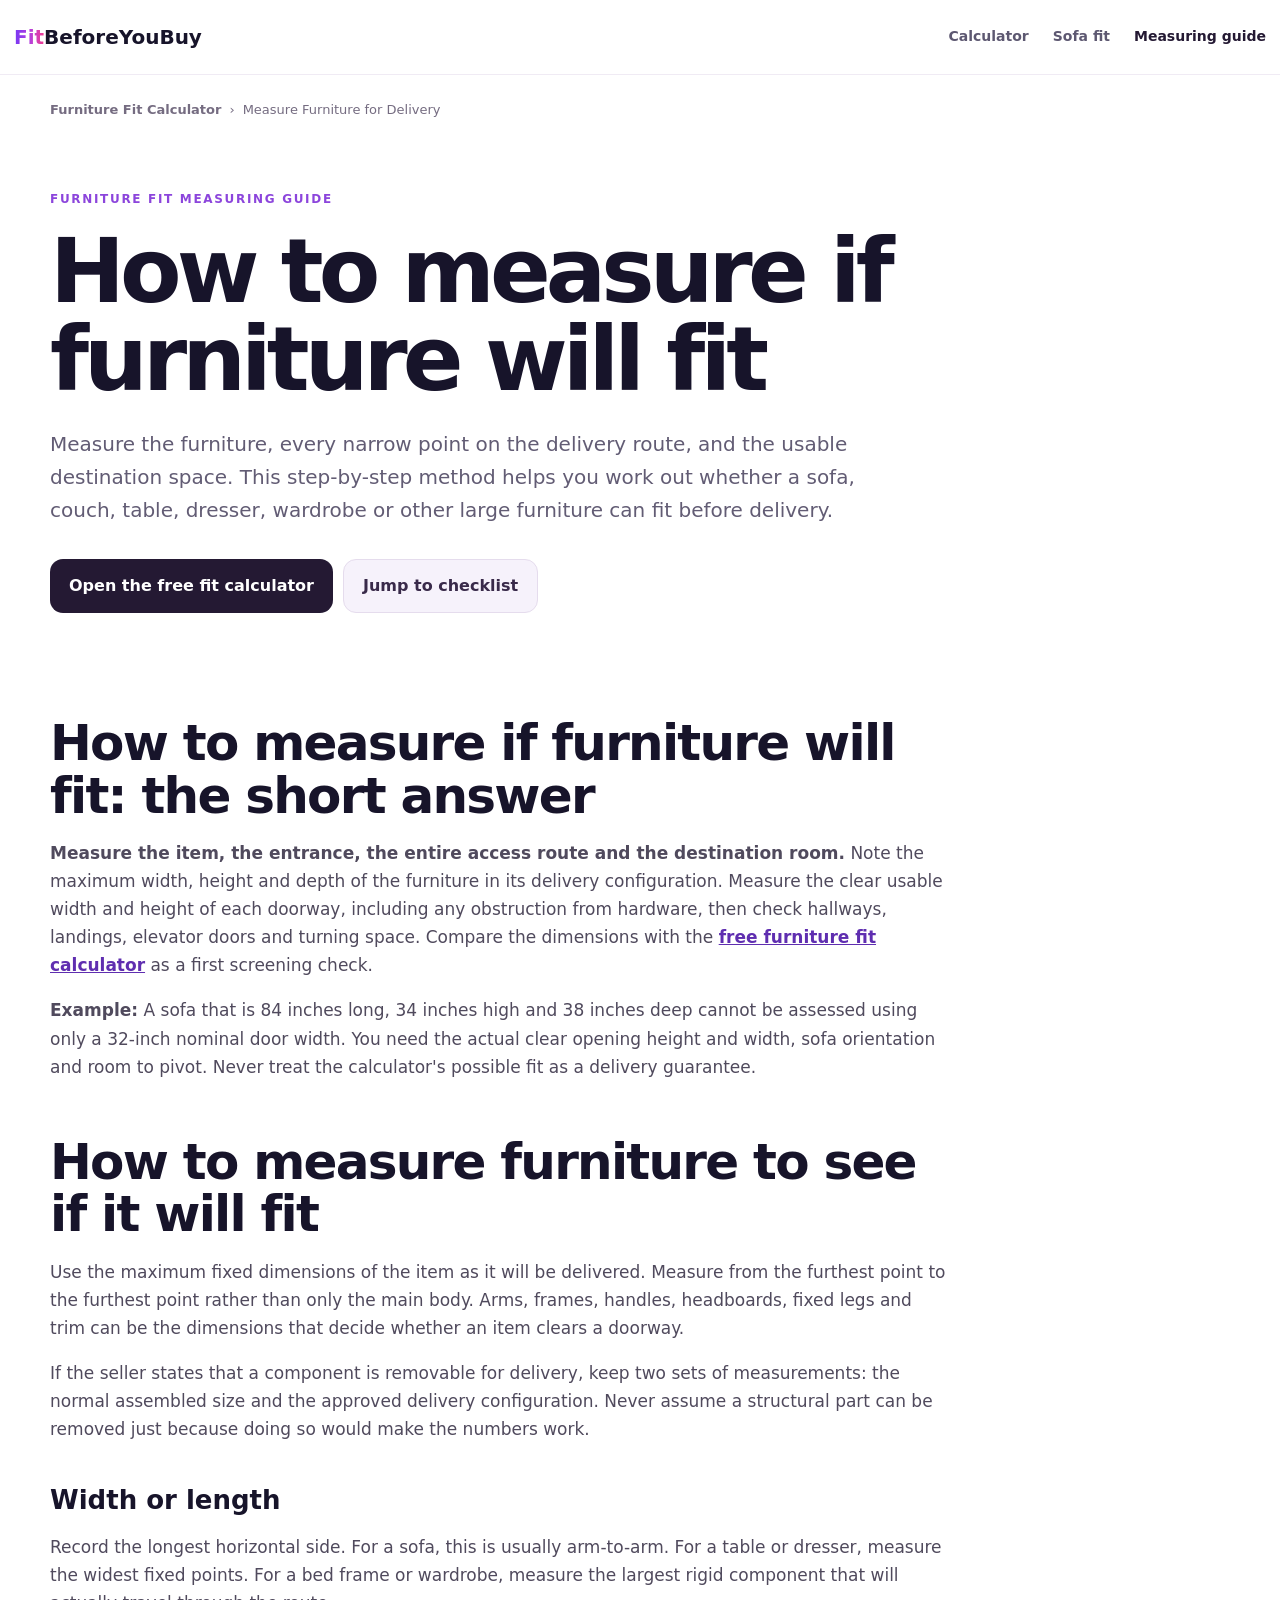
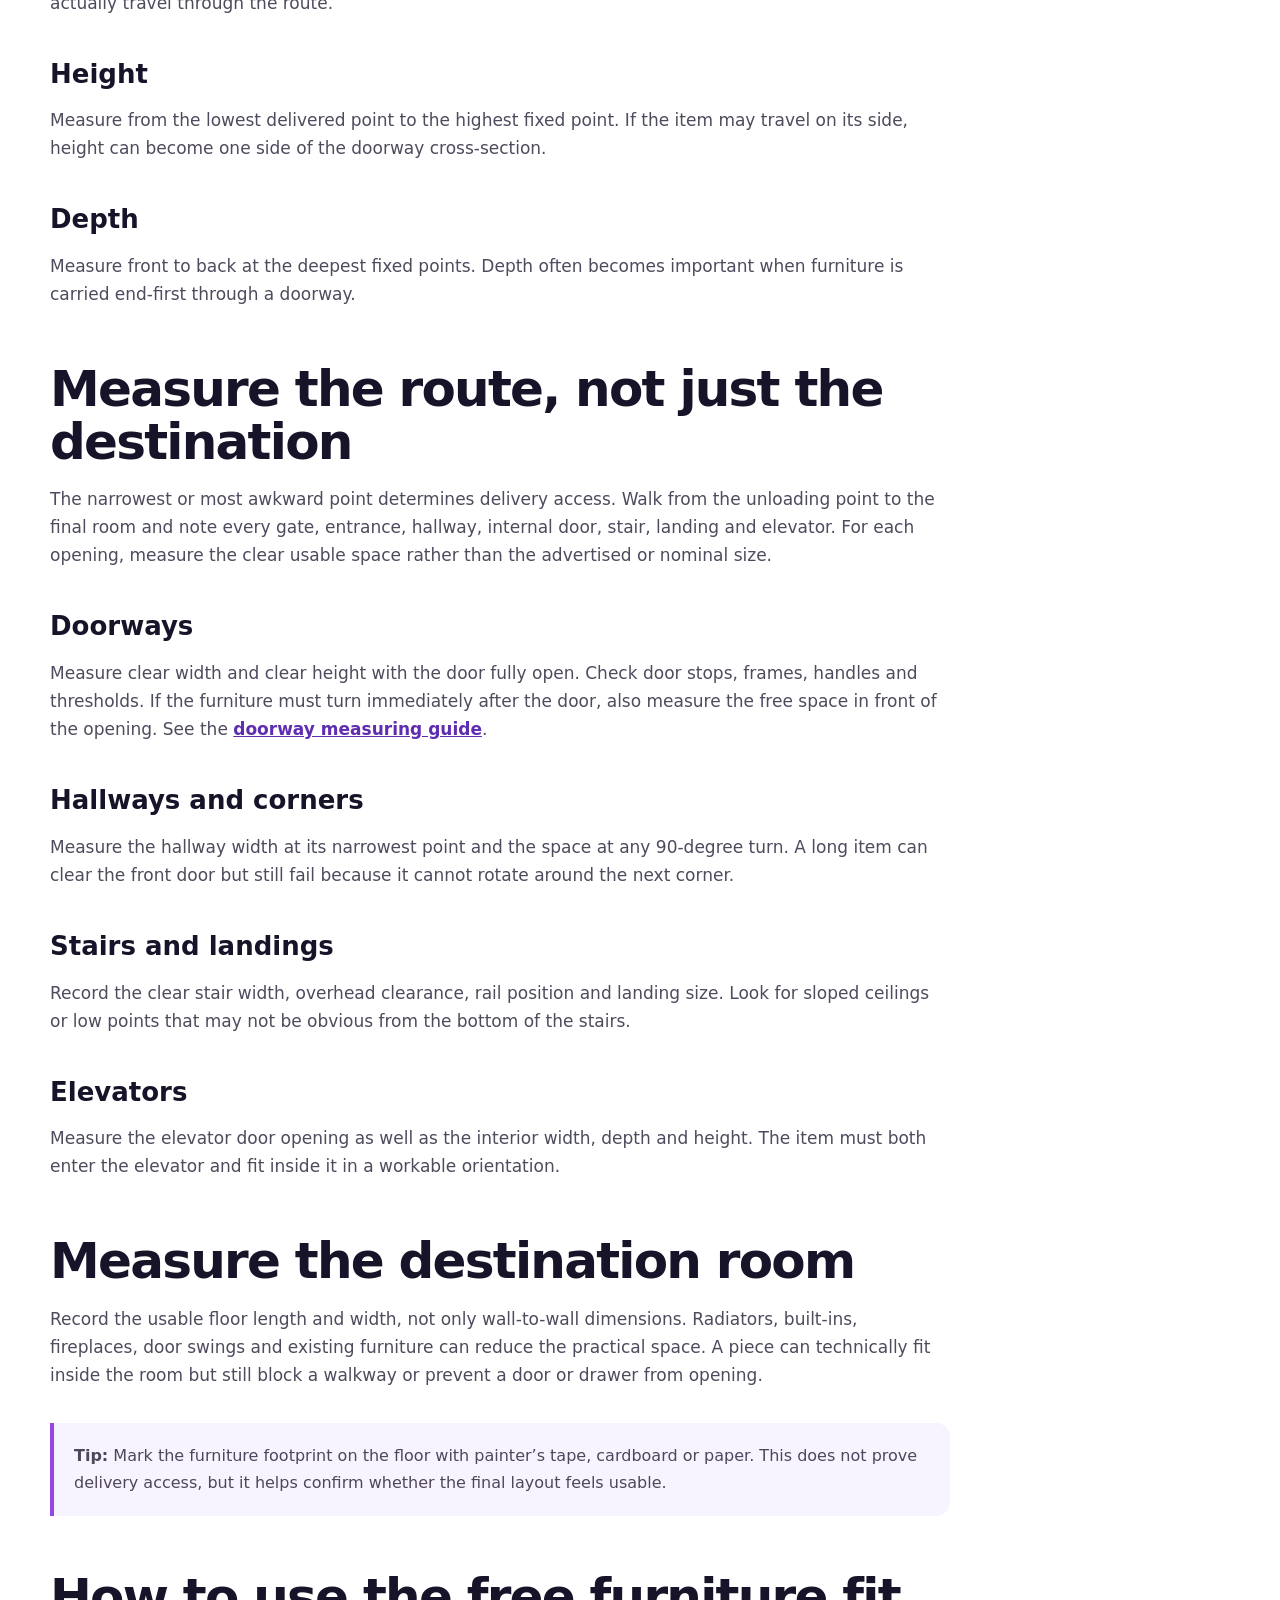
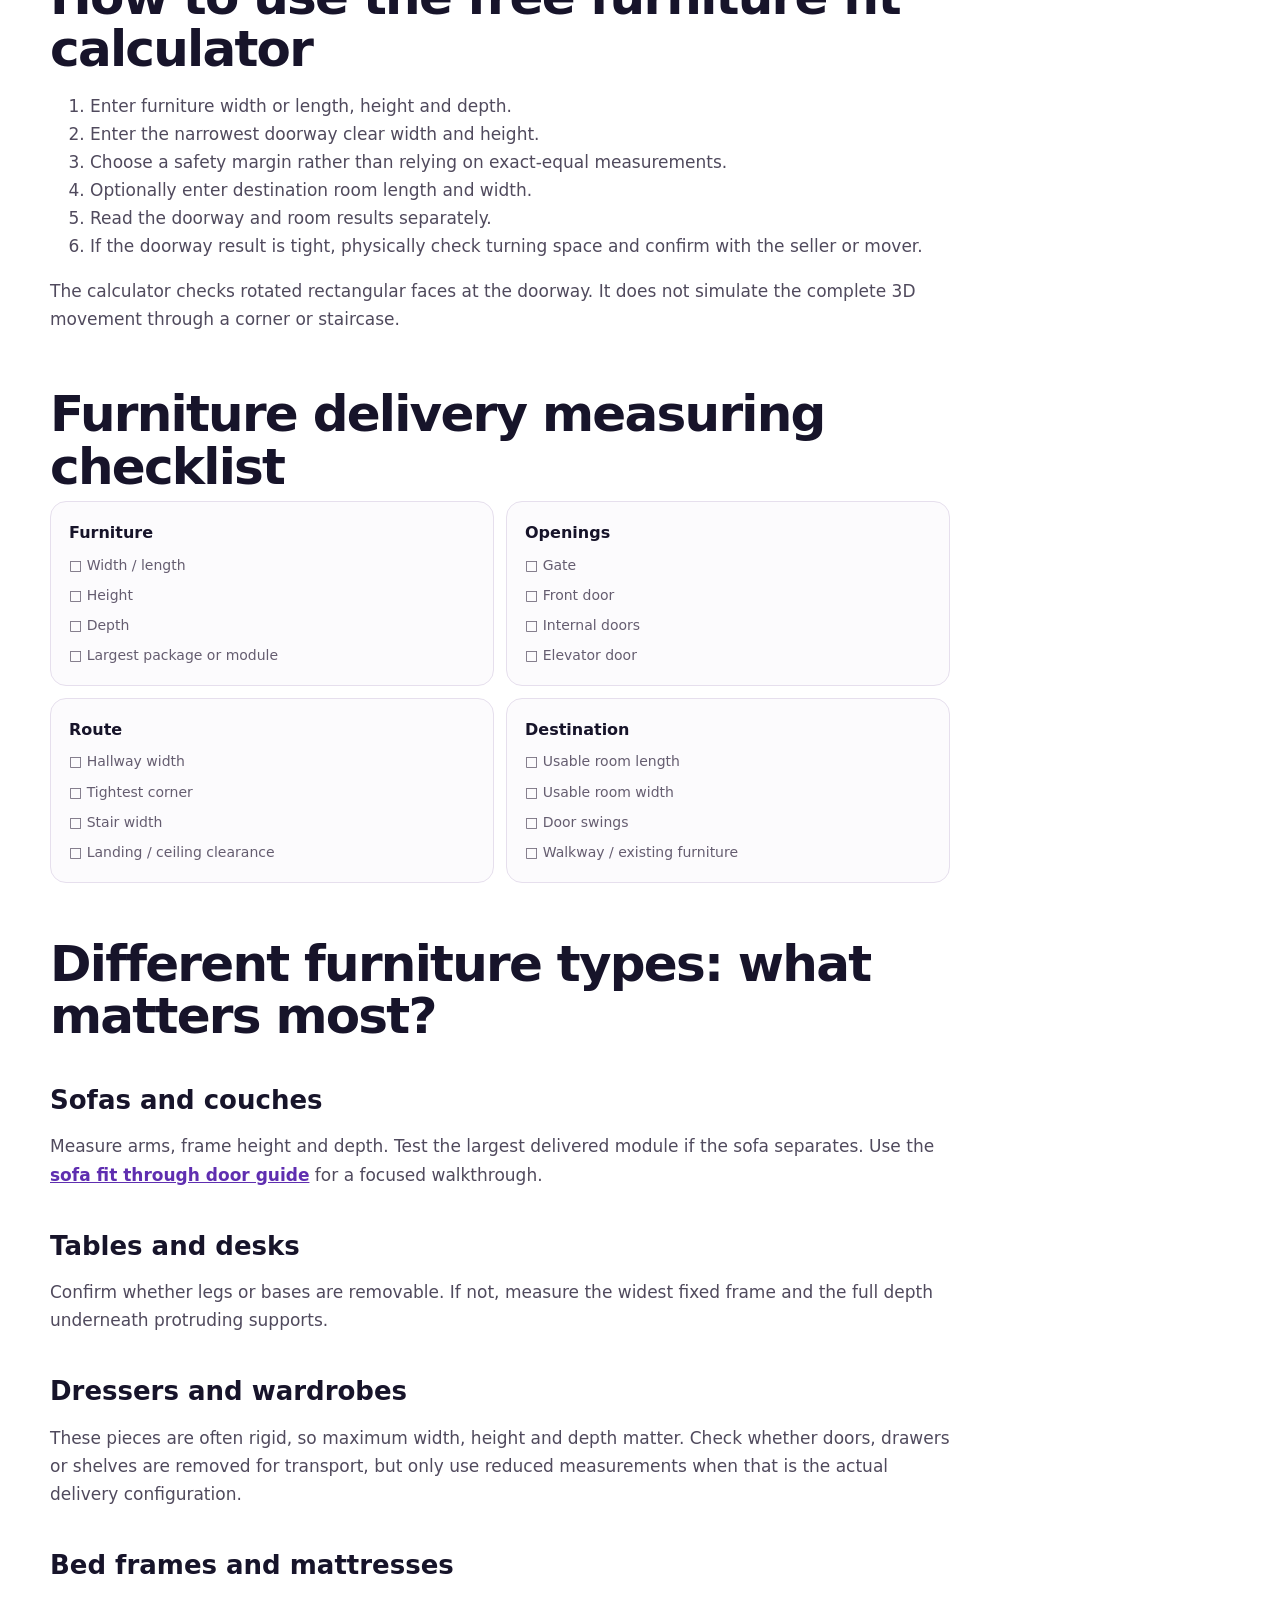
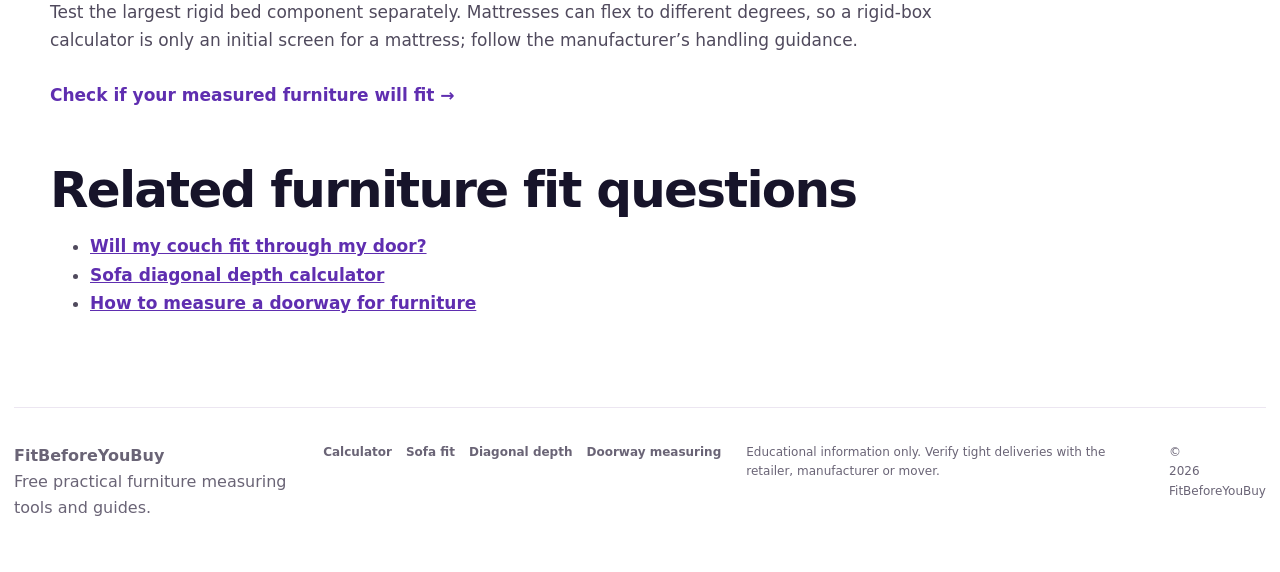
<file: measure-furniture-for-delivery/index.html>
<!DOCTYPE html>

<html lang="en">
<head>
<meta charset="utf-8"/>
<meta content="width=device-width,initial-scale=1" name="viewport"/>
<title>How to Measure Furniture for Delivery | Sofa Fit Guide</title>
<meta content="Learn how to measure a sofa or couch for delivery and check whether furniture will fit through your doorway, hallway and room." name="description"/>
<meta content="index,follow,max-image-preview:large,max-snippet:-1,max-video-preview:-1" name="robots"/>
<link href="https://kavindanipun.github.io/furniture-fit/measure-furniture-for-delivery/" rel="canonical"/>
<link href="../images/favicon.png" rel="icon" sizes="96x96" type="image/png"/><link href="../images/apple-touch-icon.png" rel="apple-touch-icon"/>
<meta content="#ffffff" name="theme-color"/>
<meta content="How to Measure Furniture for Delivery | Sofa Fit Guide" property="og:title"/>
<meta content="Measure furniture and the entire delivery route before buying or moving a large item." property="og:description"/>
<meta content="article" property="og:type"/><meta content="https://kavindanipun.github.io/furniture-fit/measure-furniture-for-delivery/" property="og:url"/><meta content="FitBeforeYouBuy" property="og:site_name"/>
<meta content="https://kavindanipun.github.io/furniture-fit/images/furniture-fit-calculator.png" property="og:image"/><meta content="1200" property="og:image:width"/><meta content="675" property="og:image:height"/>
<meta content="summary_large_image" name="twitter:card"/><meta content="How to Measure Furniture for Delivery | Sofa Fit Guide" name="twitter:title"/><meta content="A practical furniture, doorway and room measuring guide." name="twitter:description"/><meta content="https://kavindanipun.github.io/furniture-fit/images/furniture-fit-calculator.png" name="twitter:image"/>
<link href="../style.css" rel="stylesheet"/>
<script type="application/ld+json">{
  "@context": "https://schema.org",
  "@graph": [
    {
      "@type": "WebPage",
      "url": "https://kavindanipun.github.io/furniture-fit/measure-furniture-for-delivery/",
      "name": "How to Measure Furniture for Delivery | Sofa Fit Guide",
      "description": "A step-by-step guide to measuring furniture and a delivery route.",
      "primaryImageOfPage": "https://kavindanipun.github.io/furniture-fit/images/furniture-fit-calculator.png",
      "dateModified": "2026-11-21",
      "inLanguage": "en"
    },
    {
      "@type": "BreadcrumbList",
      "itemListElement": [
        {
          "@type": "ListItem",
          "position": 1,
          "name": "Furniture Fit Calculator",
          "item": "https://kavindanipun.github.io/furniture-fit/"
        },
        {
          "@type": "ListItem",
          "position": 2,
          "name": "Measure Furniture for Delivery",
          "item": "https://kavindanipun.github.io/furniture-fit/measure-furniture-for-delivery/"
        }
      ]
    }
  ]
}</script>
</head>
<body>
<a class="skip" href="#main">Skip to content</a>
<header class="site-header"><div class="nav"><a class="brand" href="../"><span>Fit</span>BeforeYouBuy</a><nav aria-label="Main navigation"><a href="../#calculator">Calculator</a><a href="../sofa-fit-through-door/">Sofa fit</a><a aria-current="page" href="./">Measuring guide</a></nav></div></header>
<main class="guide-page" id="main">
<nav aria-label="Breadcrumb" class="breadcrumbs"><a href="../">Furniture Fit Calculator</a><span>›</span><span>Measure Furniture for Delivery</span></nav>
<section class="guide-hero"><div class="eyebrow">FURNITURE FIT MEASURING GUIDE</div><h1>How to measure if furniture will fit</h1><p class="lead">Measure the furniture, every narrow point on the delivery route, and the usable destination space. This step-by-step method helps you work out whether a sofa, couch, table, dresser, wardrobe or other large furniture can fit before delivery.</p><div class="guide-actions"><a class="primary-link" href="../#calculator">Open the free fit calculator</a><a class="secondary-link" href="#checklist">Jump to checklist</a></div></section>
<article class="longform">
<h2>How to measure if furniture will fit: the short answer</h2>
<p><strong>Measure the item, the entrance, the entire access route and the destination room.</strong> Note the maximum width, height and depth of the furniture in its delivery configuration. Measure the clear usable width and height of each doorway, including any obstruction from hardware, then check hallways, landings, elevator doors and turning space. Compare the dimensions with the <a href="../#calculator">free furniture fit calculator</a> as a first screening check.</p>
<p><strong>Example:</strong> A sofa that is 84 inches long, 34 inches high and 38 inches deep cannot be assessed using only a 32-inch nominal door width. You need the actual clear opening height and width, sofa orientation and room to pivot. Never treat the calculator's possible fit as a delivery guarantee.</p>
<h2>How to measure furniture to see if it will fit</h2>
<p>Use the maximum fixed dimensions of the item as it will be delivered. Measure from the furthest point to the furthest point rather than only the main body. Arms, frames, handles, headboards, fixed legs and trim can be the dimensions that decide whether an item clears a doorway.</p>
<p>If the seller states that a component is removable for delivery, keep two sets of measurements: the normal assembled size and the approved delivery configuration. Never assume a structural part can be removed just because doing so would make the numbers work.</p>
<h3>Width or length</h3><p>Record the longest horizontal side. For a sofa, this is usually arm-to-arm. For a table or dresser, measure the widest fixed points. For a bed frame or wardrobe, measure the largest rigid component that will actually travel through the route.</p>
<h3>Height</h3><p>Measure from the lowest delivered point to the highest fixed point. If the item may travel on its side, height can become one side of the doorway cross-section.</p>
<h3>Depth</h3><p>Measure front to back at the deepest fixed points. Depth often becomes important when furniture is carried end-first through a doorway.</p>
<h2>Measure the route, not just the destination</h2>
<p>The narrowest or most awkward point determines delivery access. Walk from the unloading point to the final room and note every gate, entrance, hallway, internal door, stair, landing and elevator. For each opening, measure the clear usable space rather than the advertised or nominal size.</p>
<h3>Doorways</h3><p>Measure clear width and clear height with the door fully open. Check door stops, frames, handles and thresholds. If the furniture must turn immediately after the door, also measure the free space in front of the opening. See the <a href="../measure-doorway-for-furniture/">doorway measuring guide</a>.</p>
<h3>Hallways and corners</h3><p>Measure the hallway width at its narrowest point and the space at any 90-degree turn. A long item can clear the front door but still fail because it cannot rotate around the next corner.</p>
<h3>Stairs and landings</h3><p>Record the clear stair width, overhead clearance, rail position and landing size. Look for sloped ceilings or low points that may not be obvious from the bottom of the stairs.</p>
<h3>Elevators</h3><p>Measure the elevator door opening as well as the interior width, depth and height. The item must both enter the elevator and fit inside it in a workable orientation.</p>
<h2>Measure the destination room</h2>
<p>Record the usable floor length and width, not only wall-to-wall dimensions. Radiators, built-ins, fireplaces, door swings and existing furniture can reduce the practical space. A piece can technically fit inside the room but still block a walkway or prevent a door or drawer from opening.</p>
<div class="callout"><strong>Tip:</strong> Mark the furniture footprint on the floor with painter’s tape, cardboard or paper. This does not prove delivery access, but it helps confirm whether the final layout feels usable.</div>
<h2>How to use the free furniture fit calculator</h2>
<ol>
<li>Enter furniture width or length, height and depth.</li>
<li>Enter the narrowest doorway clear width and height.</li>
<li>Choose a safety margin rather than relying on exact-equal measurements.</li>
<li>Optionally enter destination room length and width.</li>
<li>Read the doorway and room results separately.</li>
<li>If the doorway result is tight, physically check turning space and confirm with the seller or mover.</li>
</ol>
<p>The calculator checks rotated rectangular faces at the doorway. It does not simulate the complete 3D movement through a corner or staircase.</p>
<h2 id="checklist">Furniture delivery measuring checklist</h2>
<div class="checklist-grid">
<div><strong>Furniture</strong><span>□ Width / length</span><span>□ Height</span><span>□ Depth</span><span>□ Largest package or module</span></div>
<div><strong>Openings</strong><span>□ Gate</span><span>□ Front door</span><span>□ Internal doors</span><span>□ Elevator door</span></div>
<div><strong>Route</strong><span>□ Hallway width</span><span>□ Tightest corner</span><span>□ Stair width</span><span>□ Landing / ceiling clearance</span></div>
<div><strong>Destination</strong><span>□ Usable room length</span><span>□ Usable room width</span><span>□ Door swings</span><span>□ Walkway / existing furniture</span></div>
</div>
<h2>Different furniture types: what matters most?</h2>
<h3>Sofas and couches</h3><p>Measure arms, frame height and depth. Test the largest delivered module if the sofa separates. Use the <a href="../sofa-fit-through-door/">sofa fit through door guide</a> for a focused walkthrough.</p>
<h3>Tables and desks</h3><p>Confirm whether legs or bases are removable. If not, measure the widest fixed frame and the full depth underneath protruding supports.</p>
<h3>Dressers and wardrobes</h3><p>These pieces are often rigid, so maximum width, height and depth matter. Check whether doors, drawers or shelves are removed for transport, but only use reduced measurements when that is the actual delivery configuration.</p>
<h3>Bed frames and mattresses</h3><p>Test the largest rigid bed component separately. Mattresses can flex to different degrees, so a rigid-box calculator is only an initial screen for a mattress; follow the manufacturer’s handling guidance.</p>
<p><a class="text-cta" href="../#calculator">Check if your measured furniture will fit →</a></p>
<section class="seo-queries"><h2>Related furniture fit questions</h2><ul><li><a href="../sofa-fit-through-door/">Will my couch fit through my door?</a></li><li><a href="../sofa-diagonal-depth-calculator/">Sofa diagonal depth calculator</a></li><li><a href="../measure-doorway-for-furniture/">How to measure a doorway for furniture</a></li></ul></section></article>
</main>
<footer><div><strong>FitBeforeYouBuy</strong><span>Free practical furniture measuring tools and guides.</span></div><div class="footer-links"><a href="../">Calculator</a><a href="../sofa-fit-through-door/">Sofa fit</a><a href="../sofa-diagonal-depth-calculator/">Diagonal depth</a><a href="../measure-doorway-for-furniture/">Doorway measuring</a></div><p>Educational information only. Verify tight deliveries with the retailer, manufacturer or mover.</p><small>© <span id="year">2026</span> FitBeforeYouBuy</small></footer>
<script defer="" src="../app.js"></script>
</body>
</html>
</file>
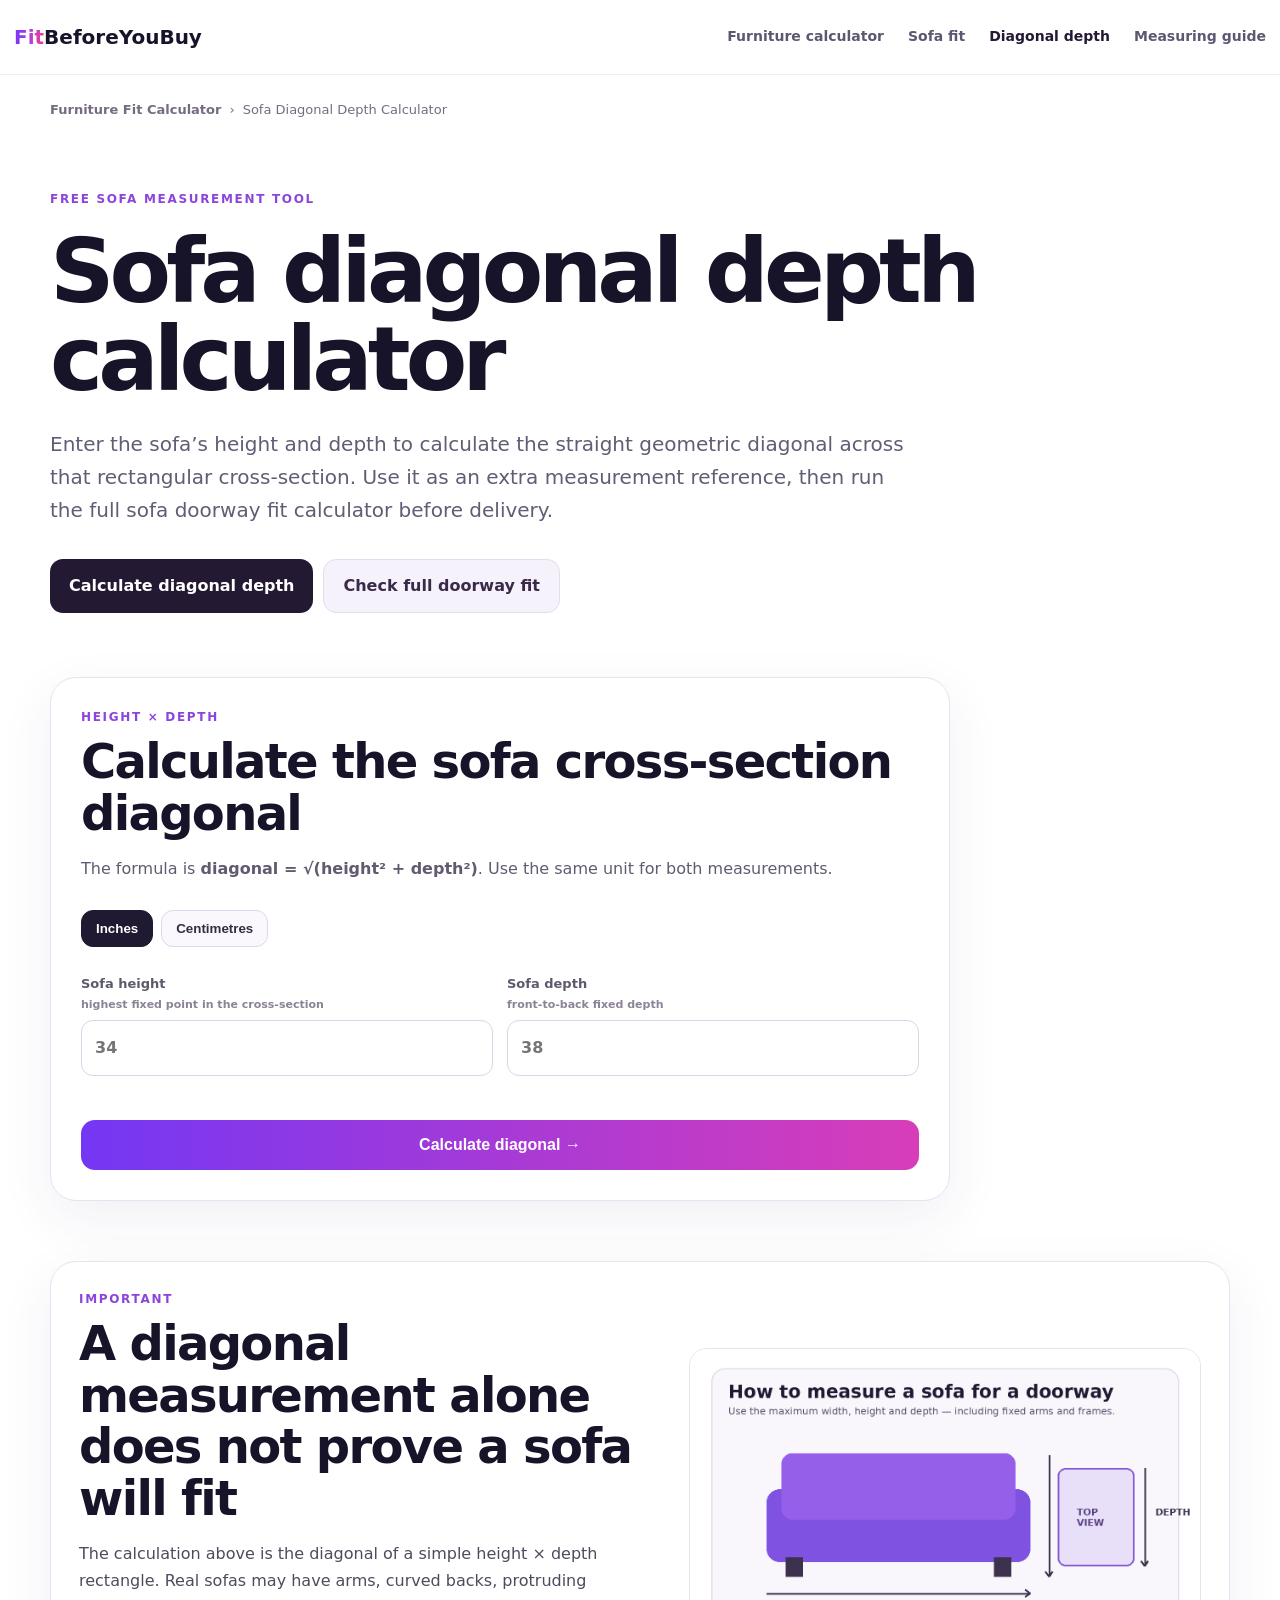
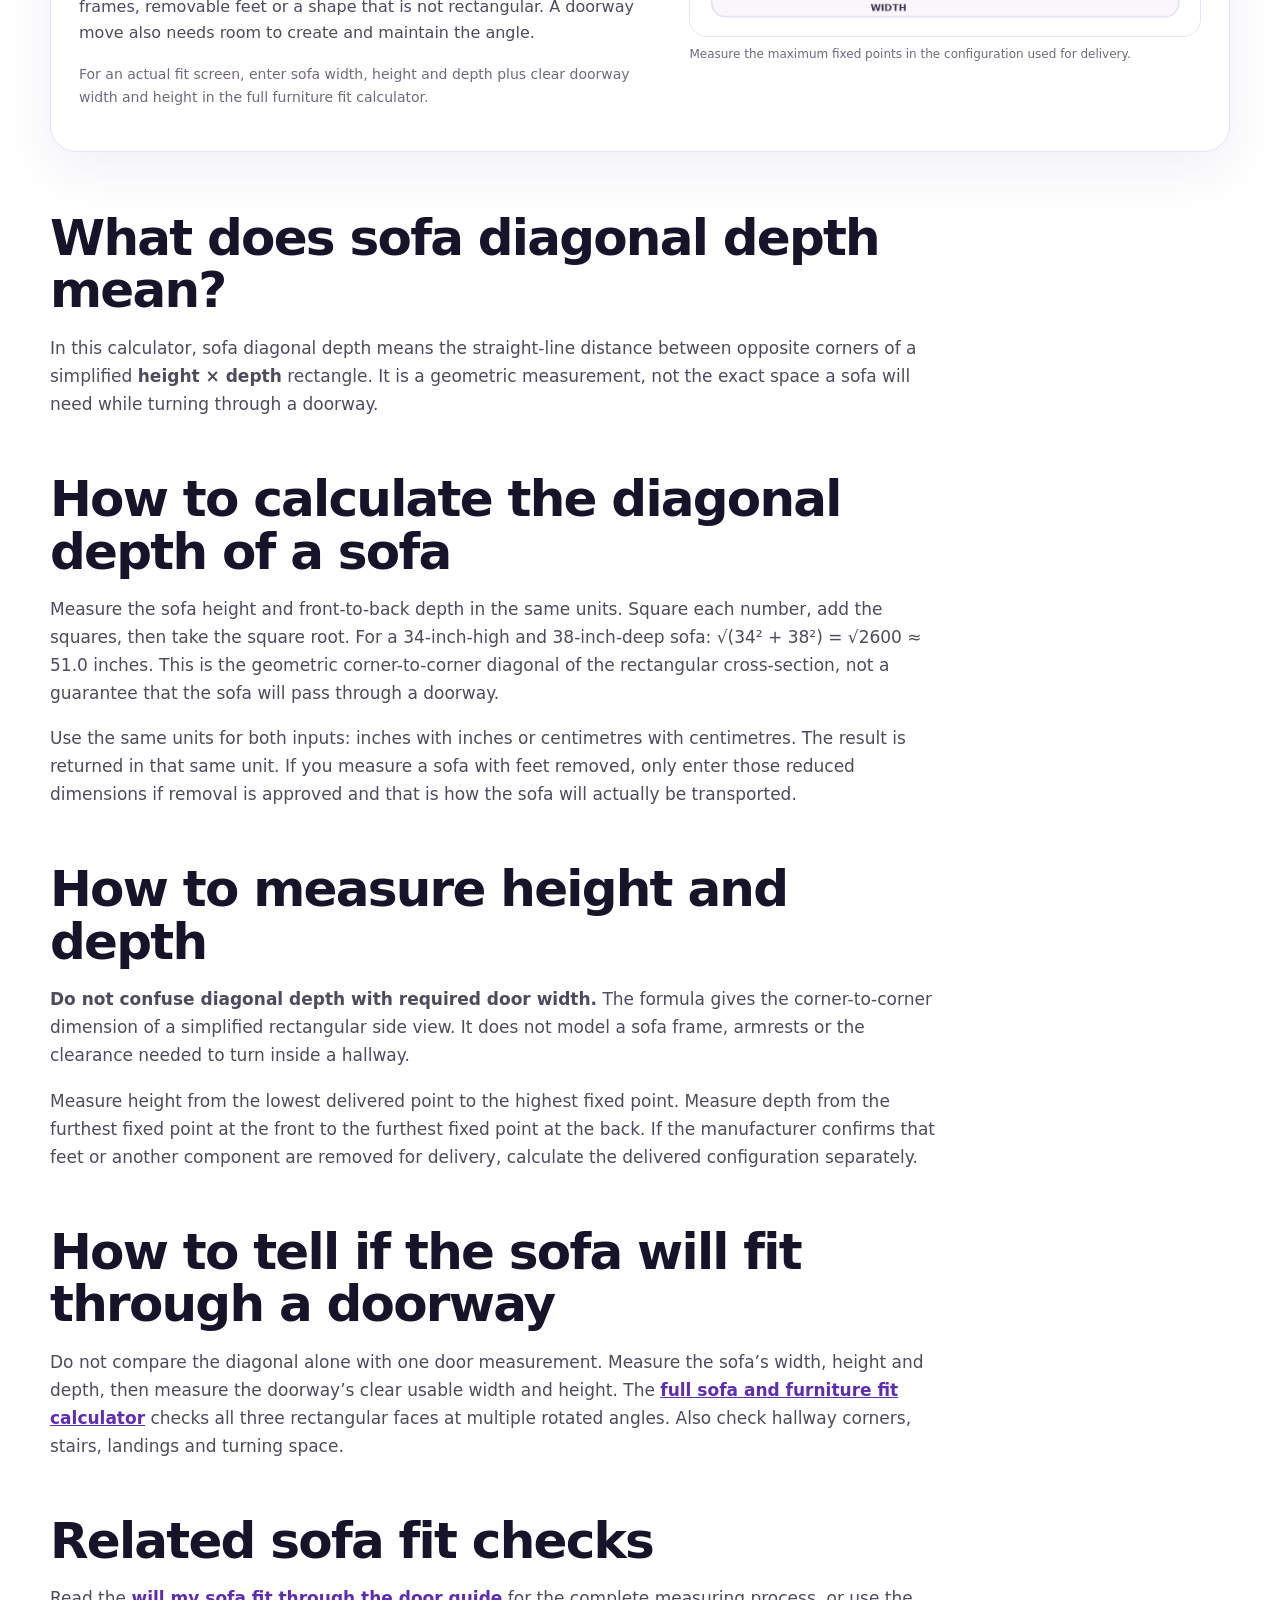
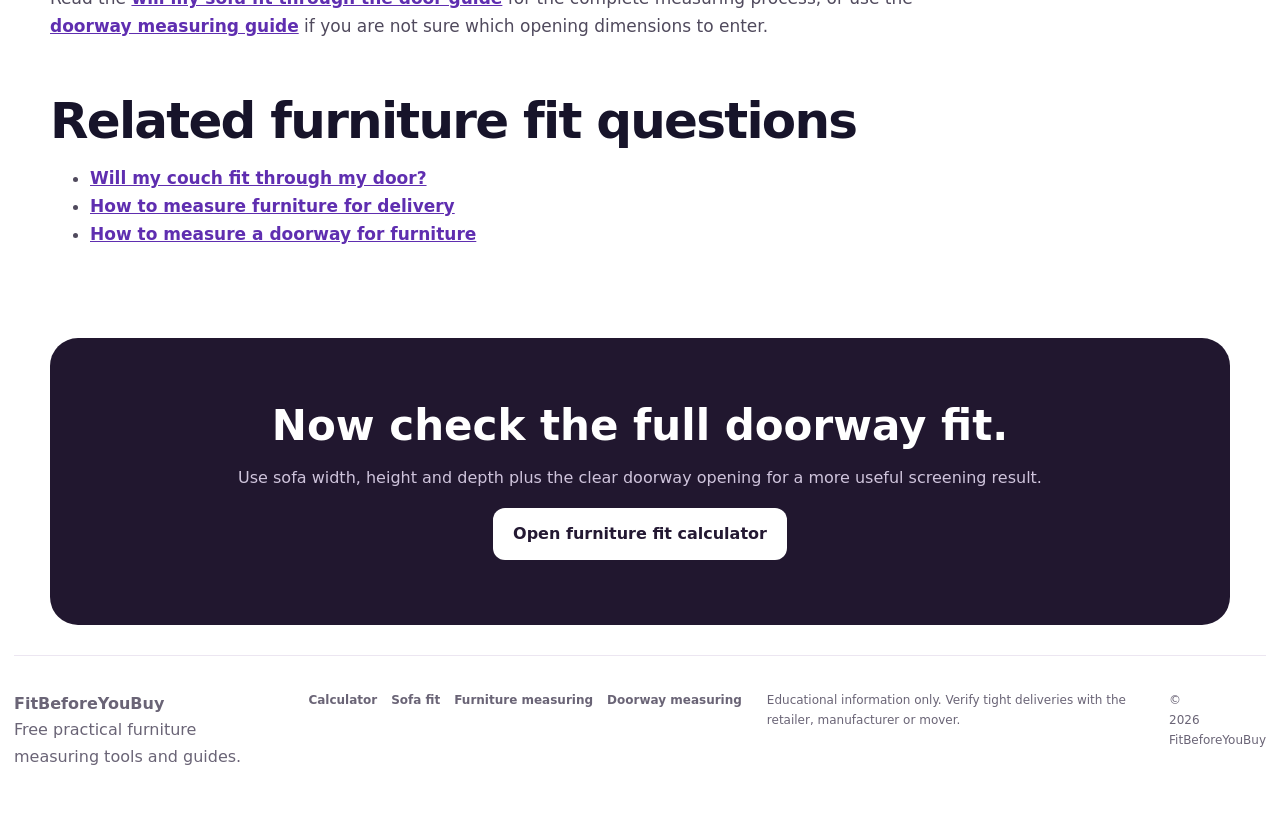
<file: sofa-diagonal-depth-calculator/index.html>
<!DOCTYPE html>

<html lang="en">
<head>
<meta charset="utf-8"/>
<meta content="width=device-width,initial-scale=1" name="viewport"/>
<title>Sofa Diagonal Depth Calculator | Formula &amp; Measuring Guide</title>
<meta content="Calculate sofa diagonal depth from height and depth. See the formula, a worked example and how to measure your sofa before moving it through a door." name="description"/>
<meta content="index,follow,max-image-preview:large,max-snippet:-1,max-video-preview:-1" name="robots"/>
<link href="https://kavindanipun.github.io/furniture-fit/sofa-diagonal-depth-calculator/" rel="canonical"/>
<link href="../images/favicon.png" rel="icon" sizes="96x96" type="image/png"/>
<link href="../images/apple-touch-icon.png" rel="apple-touch-icon"/>
<meta content="#ffffff" name="theme-color"/>
<meta content="Sofa Diagonal Depth Calculator | Formula &amp; Measuring Guide" property="og:title"/>
<meta content="Calculate the geometric diagonal across a sofa height × depth cross-section, then check the full doorway fit." property="og:description"/>
<meta content="website" property="og:type"/>
<meta content="https://kavindanipun.github.io/furniture-fit/sofa-diagonal-depth-calculator/" property="og:url"/>
<meta content="FitBeforeYouBuy" property="og:site_name"/>
<meta content="https://kavindanipun.github.io/furniture-fit/images/measure-sofa-for-doorway.png" property="og:image"/>
<meta content="1200" property="og:image:width"/><meta content="675" property="og:image:height"/>
<meta content="summary_large_image" name="twitter:card"/>
<meta content="Sofa Diagonal Depth Calculator | Formula &amp; Measuring Guide" name="twitter:title"/>
<meta content="Calculate sofa height × depth diagonal and continue to the full doorway fit check." name="twitter:description"/>
<meta content="https://kavindanipun.github.io/furniture-fit/images/measure-sofa-for-doorway.png" name="twitter:image"/>
<link href="../style.css" rel="stylesheet"/>
<script type="application/ld+json">{
  "@context": "https://schema.org",
  "@graph": [
    {
      "@type": "WebPage",
      "url": "https://kavindanipun.github.io/furniture-fit/sofa-diagonal-depth-calculator/",
      "name": "Sofa Diagonal Depth Calculator | Formula & Measuring Guide",
      "description": "A free calculator for the geometric diagonal across a sofa height and depth cross-section.",
      "dateModified": "2026-11-21",
      "inLanguage": "en"
    },
    {
      "@type": "WebApplication",
      "name": "Sofa Diagonal Depth Calculator",
      "url": "https://kavindanipun.github.io/furniture-fit/sofa-diagonal-depth-calculator/",
      "applicationCategory": "UtilitiesApplication",
      "operatingSystem": "Any",
      "isAccessibleForFree": true,
      "inLanguage": "en"
    },
    {
      "@type": "BreadcrumbList",
      "itemListElement": [
        {
          "@type": "ListItem",
          "position": 1,
          "name": "Furniture Fit Calculator",
          "item": "https://kavindanipun.github.io/furniture-fit/"
        },
        {
          "@type": "ListItem",
          "position": 2,
          "name": "Sofa Diagonal Depth Calculator",
          "item": "https://kavindanipun.github.io/furniture-fit/sofa-diagonal-depth-calculator/"
        }
      ]
    }
  ]
}</script>
</head>
<body>
<a class="skip" href="#main">Skip to content</a>
<header class="site-header"><div class="nav"><a class="brand" href="../"><span>Fit</span>BeforeYouBuy</a><nav aria-label="Main navigation"><a href="../#calculator">Furniture calculator</a><a href="../sofa-fit-through-door/">Sofa fit</a><a aria-current="page" href="./">Diagonal depth</a><a href="../measure-furniture-for-delivery/">Measuring guide</a></nav></div></header>
<main class="guide-page" id="main">
<nav aria-label="Breadcrumb" class="breadcrumbs"><a href="../">Furniture Fit Calculator</a><span>›</span><span>Sofa Diagonal Depth Calculator</span></nav>
<section class="guide-hero">
<div class="eyebrow">FREE SOFA MEASUREMENT TOOL</div>
<h1>Sofa diagonal depth calculator</h1>
<p class="lead">Enter the sofa’s height and depth to calculate the straight geometric diagonal across that rectangular cross-section. Use it as an extra measurement reference, then run the full sofa doorway fit calculator before delivery.</p>
<div class="guide-actions"><a class="primary-link" href="#diagonal-calculator">Calculate diagonal depth</a><a class="secondary-link" href="../#calculator">Check full doorway fit</a></div>
</section>
<section aria-labelledby="diag-title" class="mini-calc" id="diagonal-calculator">
<div class="eyebrow">HEIGHT × DEPTH</div>
<h2 id="diag-title">Calculate the sofa cross-section diagonal</h2>
<p>The formula is <strong>diagonal = √(height² + depth²)</strong>. Use the same unit for both measurements.</p>
<div aria-label="Measurement units" class="unitbar" role="group">
<button aria-pressed="true" class="diag-unit active" data-diag-unit="in" type="button">Inches</button>
<button aria-pressed="false" class="diag-unit" data-diag-unit="cm" type="button">Centimetres</button>
</div>
<form class="diag-form" id="diagForm">
<label>Sofa height <span>highest fixed point in the cross-section</span><input id="diagHeight" inputmode="decimal" min="0.1" placeholder="34" required="" step="0.1" type="number"/></label>
<label>Sofa depth <span>front-to-back fixed depth</span><input id="diagDepth" inputmode="decimal" min="0.1" placeholder="38" required="" step="0.1" type="number"/></label>
<button class="primary" type="submit">Calculate diagonal →</button>
</form>
<div aria-live="polite" class="result good" hidden="" id="diagResult"></div>
</section>
<section class="answer-card compact">
<div>
<div class="eyebrow">IMPORTANT</div>
<h2>A diagonal measurement alone does not prove a sofa will fit</h2>
<p>The calculation above is the diagonal of a simple height × depth rectangle. Real sofas may have arms, curved backs, protruding frames, removable feet or a shape that is not rectangular. A doorway move also needs room to create and maintain the angle.</p>
<p class="micro-note">For an actual fit screen, enter sofa width, height and depth plus clear doorway width and height in the full furniture fit calculator.</p>
</div>
<figure><img alt="Diagram showing sofa width, height and depth measurements for a doorway fit check" decoding="async" height="675" src="../images/measure-sofa-for-doorway.png" width="1200"/><figcaption>Measure the maximum fixed points in the configuration used for delivery.</figcaption></figure>
</section>
<article class="longform">
<h2>What does sofa diagonal depth mean?</h2>
<p>In this calculator, sofa diagonal depth means the straight-line distance between opposite corners of a simplified <strong>height × depth</strong> rectangle. It is a geometric measurement, not the exact space a sofa will need while turning through a doorway.</p>
<h2>How to calculate the diagonal depth of a sofa</h2><p>Measure the sofa height and front-to-back depth in the same units. Square each number, add the squares, then take the square root. For a 34-inch-high and 38-inch-deep sofa: √(34² + 38²) = √2600 ≈ 51.0 inches. This is the geometric corner-to-corner diagonal of the rectangular cross-section, not a guarantee that the sofa will pass through a doorway.</p>
<p>Use the same units for both inputs: inches with inches or centimetres with centimetres. The result is returned in that same unit. If you measure a sofa with feet removed, only enter those reduced dimensions if removal is approved and that is how the sofa will actually be transported.</p>
<h2>How to measure height and depth</h2>
<p><strong>Do not confuse diagonal depth with required door width.</strong> The formula gives the corner-to-corner dimension of a simplified rectangular side view. It does not model a sofa frame, armrests or the clearance needed to turn inside a hallway.</p>
<p>Measure height from the lowest delivered point to the highest fixed point. Measure depth from the furthest fixed point at the front to the furthest fixed point at the back. If the manufacturer confirms that feet or another component are removed for delivery, calculate the delivered configuration separately.</p>
<h2>How to tell if the sofa will fit through a doorway</h2>
<p>Do not compare the diagonal alone with one door measurement. Measure the sofa’s width, height and depth, then measure the doorway’s clear usable width and height. The <a href="../#calculator">full sofa and furniture fit calculator</a> checks all three rectangular faces at multiple rotated angles. Also check hallway corners, stairs, landings and turning space.</p>
<h2>Related sofa fit checks</h2>
<p>Read the <a href="../sofa-fit-through-door/">will my sofa fit through the door guide</a> for the complete measuring process, or use the <a href="../measure-doorway-for-furniture/">doorway measuring guide</a> if you are not sure which opening dimensions to enter.</p>
<section class="seo-queries"><h2>Related furniture fit questions</h2><ul><li><a href="../sofa-fit-through-door/">Will my couch fit through my door?</a></li><li><a href="../measure-furniture-for-delivery/">How to measure furniture for delivery</a></li><li><a href="../measure-doorway-for-furniture/">How to measure a doorway for furniture</a></li></ul></section></article>
<section class="bottom-cta"><h2>Now check the full doorway fit.</h2><p>Use sofa width, height and depth plus the clear doorway opening for a more useful screening result.</p><a href="../#calculator">Open furniture fit calculator</a></section>
</main>
<footer><div><strong>FitBeforeYouBuy</strong><span>Free practical furniture measuring tools and guides.</span></div><div class="footer-links"><a href="../">Calculator</a><a href="../sofa-fit-through-door/">Sofa fit</a><a href="../measure-furniture-for-delivery/">Furniture measuring</a><a href="../measure-doorway-for-furniture/">Doorway measuring</a></div><p>Educational information only. Verify tight deliveries with the retailer, manufacturer or mover.</p><small>© <span id="year">2026</span> FitBeforeYouBuy</small></footer>
<script defer="" src="../app.js"></script>
<script defer="" src="diagonal.js"></script>
</body>
</html>
</file>
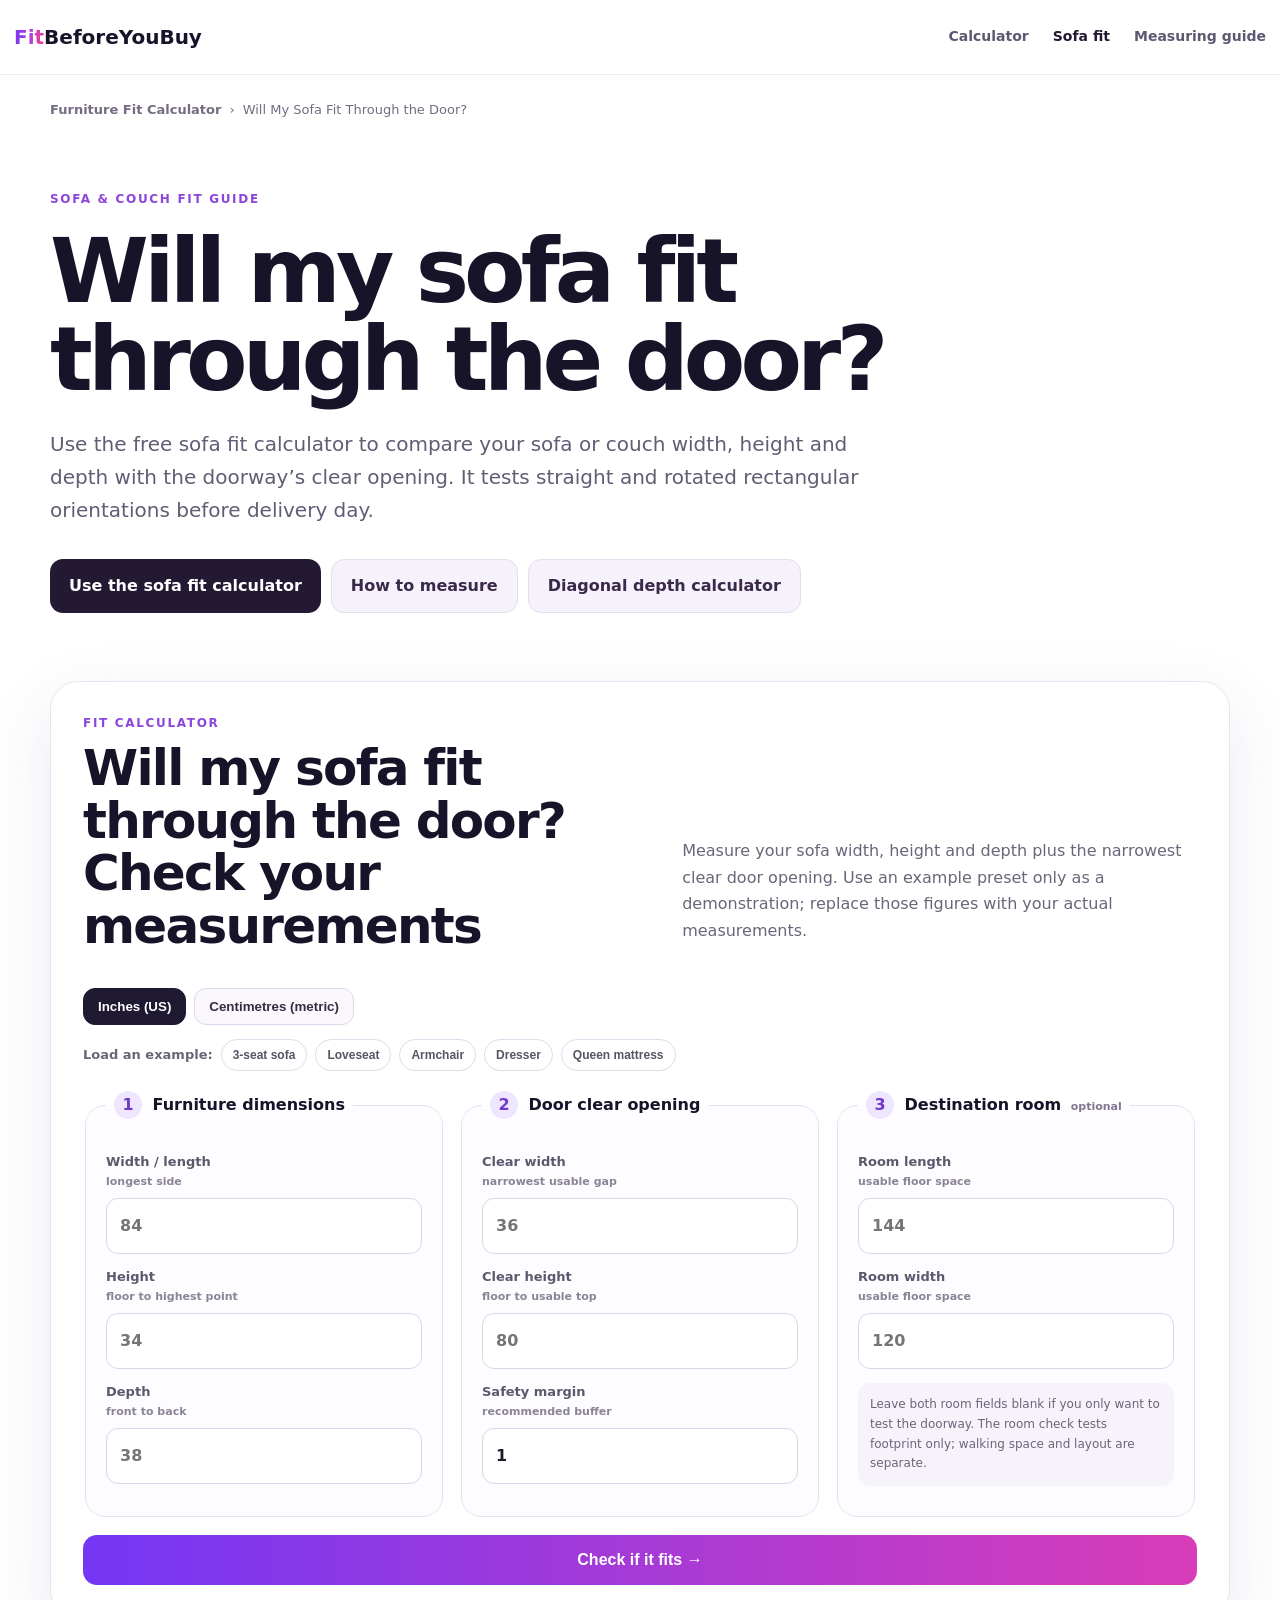
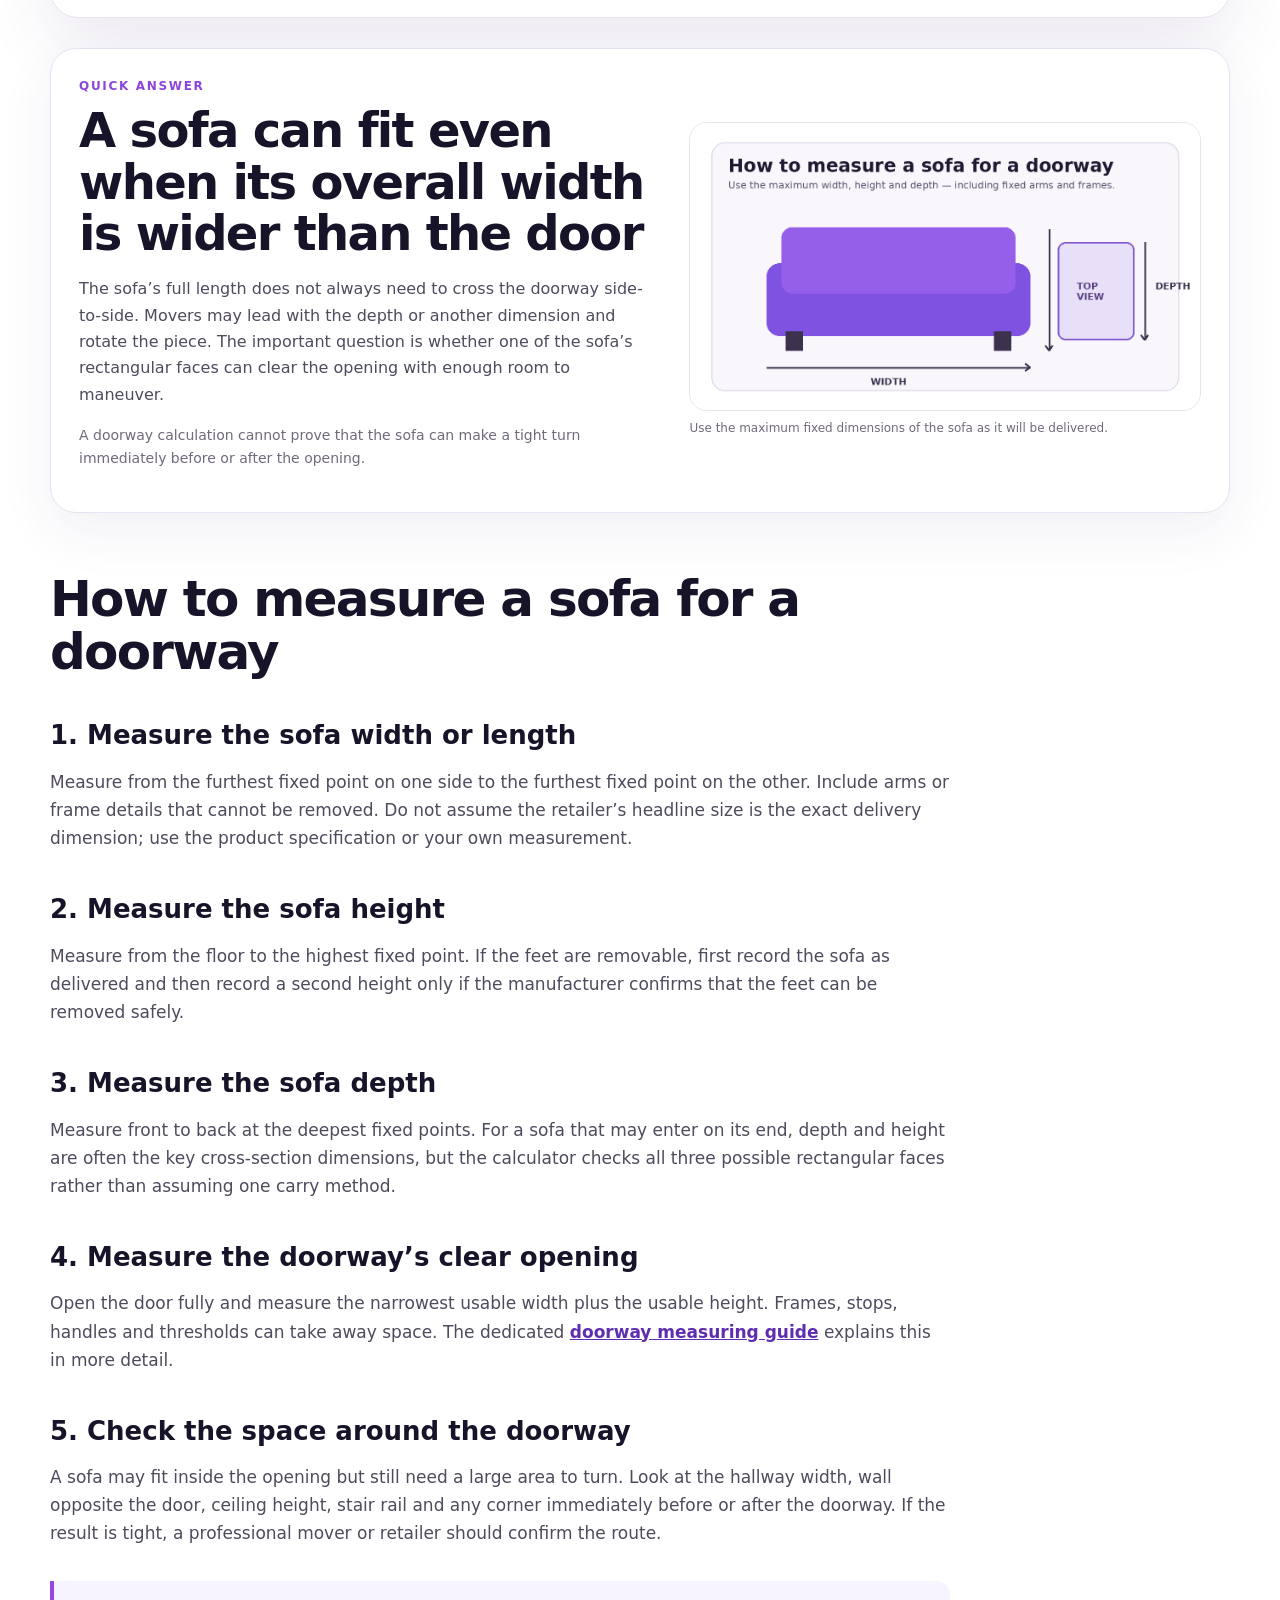
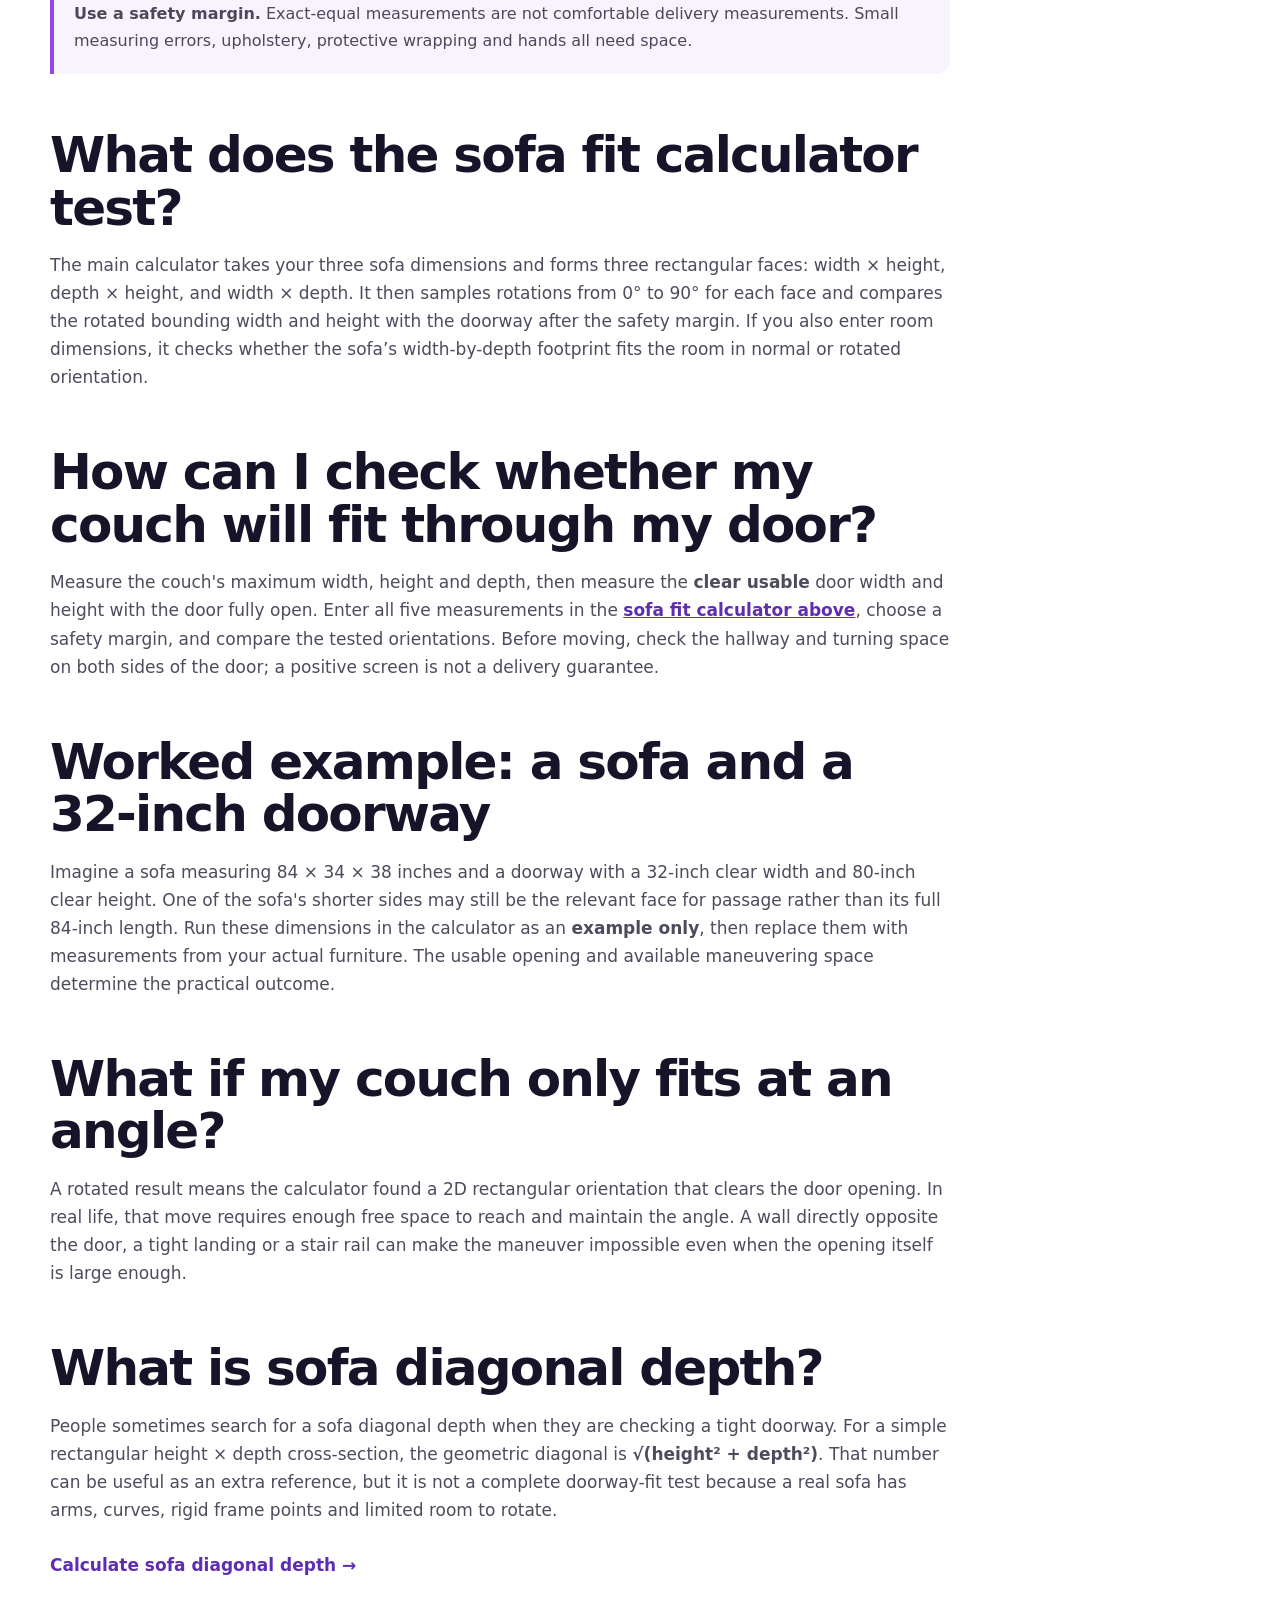
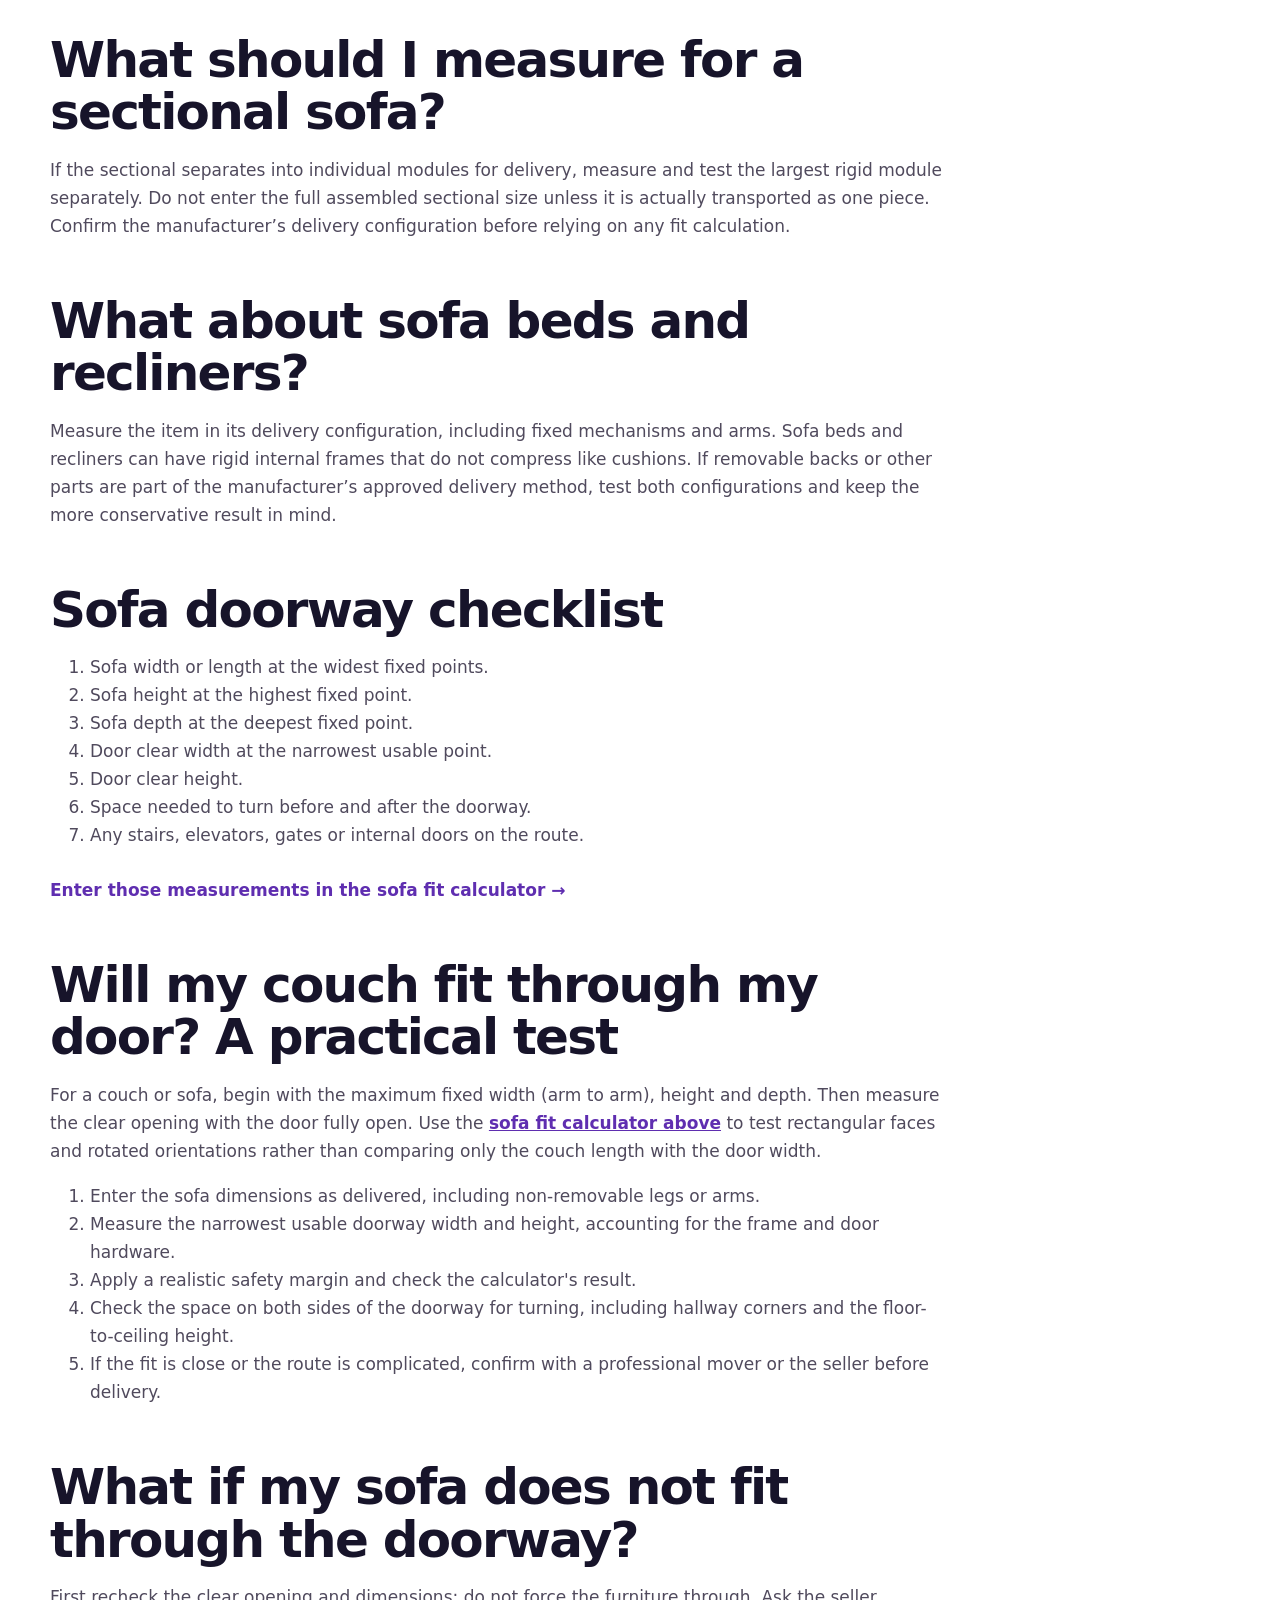
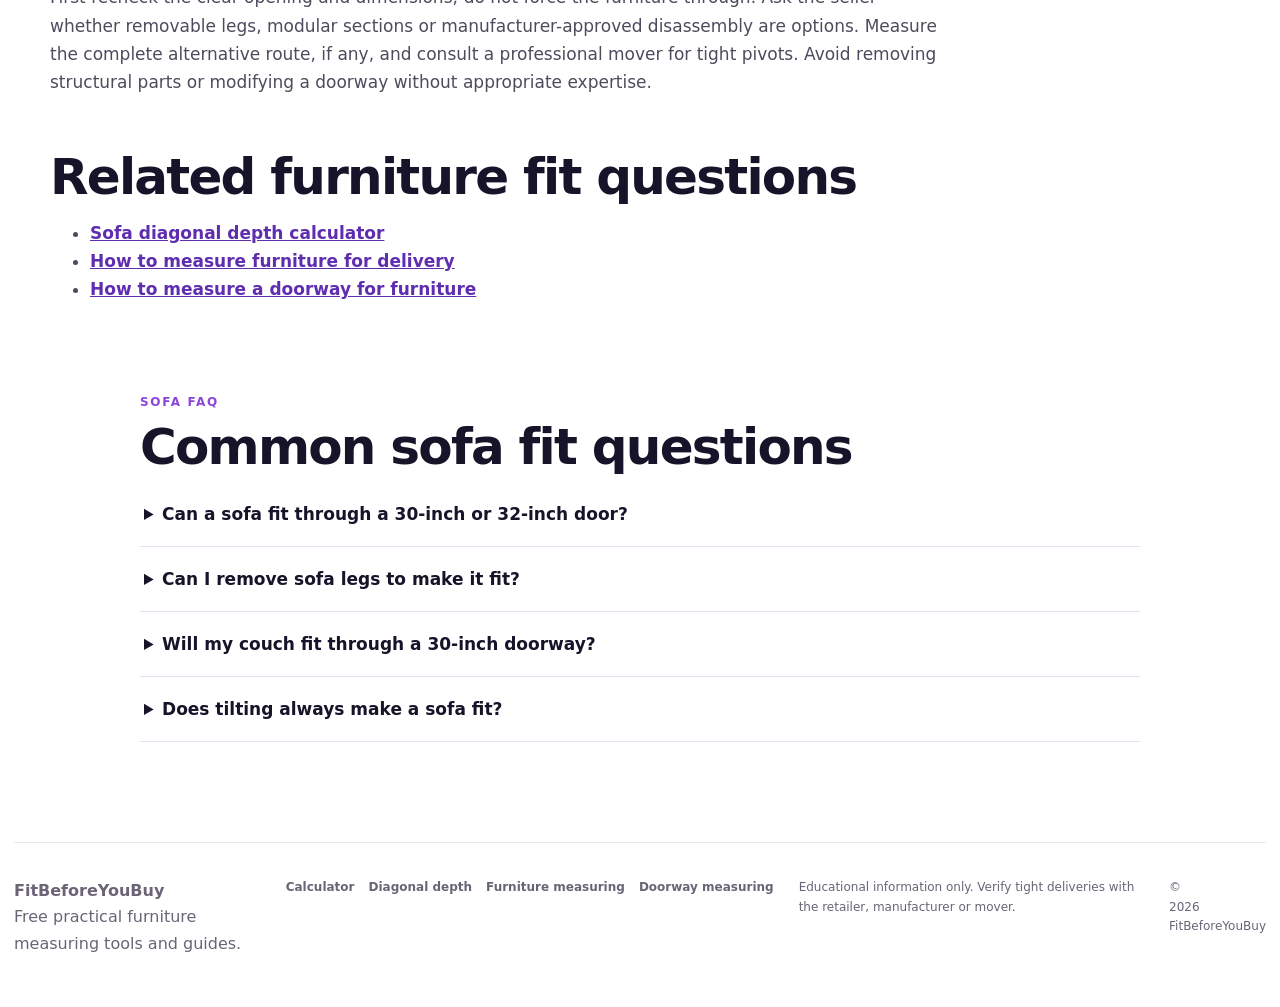
<file: sofa-fit-through-door/index.html>
<!DOCTYPE html>

<html lang="en">
<head>
<meta charset="utf-8"/>
<meta content="width=device-width,initial-scale=1" name="viewport"/>
<title>Will My Sofa Fit Through My Door? Free Calculator &amp; Guide</title>
<meta content="Will my sofa fit through the door? Use our free sofa fit calculator with your sofa and doorway measurements. Check orientations, clearance and delivery tips." name="description"/>
<meta content="index,follow,max-image-preview:large,max-snippet:-1,max-video-preview:-1" name="robots"/>
<link href="https://kavindanipun.github.io/furniture-fit/sofa-fit-through-door/" rel="canonical"/>
<link href="../images/favicon.png" rel="icon" sizes="96x96" type="image/png"/>
<link href="../images/apple-touch-icon.png" rel="apple-touch-icon"/>
<meta content="#ffffff" name="theme-color"/>
<meta content="Will My Sofa Fit Through My Door? Free Calculator &amp; Guide" property="og:title"/>
<meta content="A focused sofa and couch doorway fit guide with a free calculator and measuring steps." property="og:description"/>
<meta content="article" property="og:type"/>
<meta content="https://kavindanipun.github.io/furniture-fit/sofa-fit-through-door/" property="og:url"/>
<meta content="FitBeforeYouBuy" property="og:site_name"/>
<meta content="https://kavindanipun.github.io/furniture-fit/images/measure-sofa-for-doorway.png" property="og:image"/>
<meta content="1200" property="og:image:width"/><meta content="675" property="og:image:height"/>
<meta content="summary_large_image" name="twitter:card"/>
<meta content="Will My Sofa Fit Through My Door? Free Calculator &amp; Guide" name="twitter:title"/>
<meta content="Check a sofa or couch against your doorway before delivery." name="twitter:description"/>
<meta content="https://kavindanipun.github.io/furniture-fit/images/measure-sofa-for-doorway.png" name="twitter:image"/>
<link href="../style.css" rel="stylesheet"/>
<script type="application/ld+json">{
  "@context": "https://schema.org",
  "@graph": [
    {
      "@type": "WebPage",
      "@id": "https://kavindanipun.github.io/furniture-fit/sofa-fit-through-door/#webpage",
      "url": "https://kavindanipun.github.io/furniture-fit/sofa-fit-through-door/",
      "name": "Will My Sofa Fit Through My Door? Free Calculator & Guide",
      "description": "A sofa and couch doorway fit calculator and measuring guide.",
      "primaryImageOfPage": "https://kavindanipun.github.io/furniture-fit/images/measure-sofa-for-doorway.png",
      "dateModified": "2026-11-21",
      "inLanguage": "en"
    },
    {
      "@type": "BreadcrumbList",
      "itemListElement": [
        {
          "@type": "ListItem",
          "position": 1,
          "name": "Furniture Fit Calculator",
          "item": "https://kavindanipun.github.io/furniture-fit/"
        },
        {
          "@type": "ListItem",
          "position": 2,
          "name": "Sofa Fit Through Door",
          "item": "https://kavindanipun.github.io/furniture-fit/sofa-fit-through-door/"
        }
      ]
    }
  ]
}</script>
</head>
<body>
<a class="skip" href="#main">Skip to content</a>
<header class="site-header"><div class="nav"><a class="brand" href="../"><span>Fit</span>BeforeYouBuy</a><nav aria-label="Main navigation"><a href="../#calculator">Calculator</a><a aria-current="page" href="./">Sofa fit</a><a href="../measure-furniture-for-delivery/">Measuring guide</a></nav></div></header>
<main class="guide-page" id="main">
<nav aria-label="Breadcrumb" class="breadcrumbs"><a href="../">Furniture Fit Calculator</a><span>›</span><span>Will My Sofa Fit Through the Door?</span></nav>
<section class="guide-hero">
<div class="eyebrow">SOFA &amp; COUCH FIT GUIDE</div>
<h1>Will my sofa fit through the door?</h1>
<p class="lead">Use the free sofa fit calculator to compare your sofa or couch width, height and depth with the doorway’s clear opening. It tests straight and rotated rectangular orientations before delivery day.</p>
<div class="guide-actions"><a class="primary-link" href="#calculator">Use the sofa fit calculator</a><a class="secondary-link" href="#measure-sofa">How to measure</a><a class="secondary-link" href="../sofa-diagonal-depth-calculator/">Diagonal depth calculator</a></div>
</section>
<section aria-labelledby="calculator-title" class="calc-wrap" id="calculator">
<div class="calc-head">
<div><div class="eyebrow">FIT CALCULATOR</div><h2 id="calculator-title">Will my sofa fit through the door? Check your measurements</h2></div>
<p>Measure your sofa width, height and depth plus the narrowest clear door opening. Use an example preset only as a demonstration; replace those figures with your actual measurements.</p>
</div>
<div aria-label="Measurement units" class="unitbar" role="group">
<button aria-pressed="true" class="unit active" data-unit="in" type="button">Inches (US)</button>
<button aria-pressed="false" class="unit" data-unit="cm" type="button">Centimetres (metric)</button>
</div>
<div aria-label="Example furniture presets" class="preset-wrap">
<span class="preset-label">Load an example:</span>
<button class="preset" data-preset="sofa" type="button">3-seat sofa</button>
<button class="preset" data-preset="loveseat" type="button">Loveseat</button>
<button class="preset" data-preset="armchair" type="button">Armchair</button>
<button class="preset" data-preset="dresser" type="button">Dresser</button>
<button class="preset" data-preset="mattress" type="button">Queen mattress</button>
</div>
<form id="fitForm">
<div class="grid">
<fieldset>
<legend><b>1</b> Furniture dimensions</legend>
<label>Width / length <span>longest side</span><input id="fw" inputmode="decimal" min="0.1" placeholder="84" required="" step="0.1" type="number"/></label>
<label>Height <span>floor to highest point</span><input id="fh" inputmode="decimal" min="0.1" placeholder="34" required="" step="0.1" type="number"/></label>
<label>Depth <span>front to back</span><input id="fd" inputmode="decimal" min="0.1" placeholder="38" required="" step="0.1" type="number"/></label>
</fieldset>
<fieldset>
<legend><b>2</b> Door clear opening</legend>
<label>Clear width <span>narrowest usable gap</span><input id="dw" inputmode="decimal" min="0.1" placeholder="36" required="" step="0.1" type="number"/></label>
<label>Clear height <span>floor to usable top</span><input id="dh" inputmode="decimal" min="0.1" placeholder="80" required="" step="0.1" type="number"/></label>
<label>Safety margin <span>recommended buffer</span><input id="clearance" inputmode="decimal" min="0" step="0.1" type="number" value="1"/></label>
</fieldset>
<fieldset>
<legend><b>3</b> Destination room <em>optional</em></legend>
<label>Room length <span>usable floor space</span><input id="rl" inputmode="decimal" min="0.1" placeholder="144" step="0.1" type="number"/></label>
<label>Room width <span>usable floor space</span><input id="rw" inputmode="decimal" min="0.1" placeholder="120" step="0.1" type="number"/></label>
<div class="field-help">Leave both room fields blank if you only want to test the doorway. The room check tests footprint only; walking space and layout are separate.</div>
</fieldset>
</div>
<button class="primary" type="submit">Check if it fits →</button>
</form>
<div aria-live="polite" class="result" hidden="" id="result"></div>
</section>

<section class="answer-card compact">
<div><div class="eyebrow">QUICK ANSWER</div><h2>A sofa can fit even when its overall width is wider than the door</h2><p>The sofa’s full length does not always need to cross the doorway side-to-side. Movers may lead with the depth or another dimension and rotate the piece. The important question is whether one of the sofa’s rectangular faces can clear the opening with enough room to maneuver.</p><p class="micro-note">A doorway calculation cannot prove that the sofa can make a tight turn immediately before or after the opening.</p></div>
<figure><img alt="Diagram showing how to measure a sofa width, height and depth before checking a doorway" decoding="async" height="675" src="../images/measure-sofa-for-doorway.png" width="1200"/><figcaption>Use the maximum fixed dimensions of the sofa as it will be delivered.</figcaption></figure>
</section>
<article class="longform" id="measure-sofa">
<h2>How to measure a sofa for a doorway</h2>
<h3>1. Measure the sofa width or length</h3>
<p>Measure from the furthest fixed point on one side to the furthest fixed point on the other. Include arms or frame details that cannot be removed. Do not assume the retailer’s headline size is the exact delivery dimension; use the product specification or your own measurement.</p>
<h3>2. Measure the sofa height</h3>
<p>Measure from the floor to the highest fixed point. If the feet are removable, first record the sofa as delivered and then record a second height only if the manufacturer confirms that the feet can be removed safely.</p>
<h3>3. Measure the sofa depth</h3>
<p>Measure front to back at the deepest fixed points. For a sofa that may enter on its end, depth and height are often the key cross-section dimensions, but the calculator checks all three possible rectangular faces rather than assuming one carry method.</p>
<h3>4. Measure the doorway’s clear opening</h3>
<p>Open the door fully and measure the narrowest usable width plus the usable height. Frames, stops, handles and thresholds can take away space. The dedicated <a href="../measure-doorway-for-furniture/">doorway measuring guide</a> explains this in more detail.</p>
<h3>5. Check the space around the doorway</h3>
<p>A sofa may fit inside the opening but still need a large area to turn. Look at the hallway width, wall opposite the door, ceiling height, stair rail and any corner immediately before or after the doorway. If the result is tight, a professional mover or retailer should confirm the route.</p>
<div class="callout"><strong>Use a safety margin.</strong> Exact-equal measurements are not comfortable delivery measurements. Small measuring errors, upholstery, protective wrapping and hands all need space.</div>
<h2>What does the sofa fit calculator test?</h2>
<p>The main calculator takes your three sofa dimensions and forms three rectangular faces: width × height, depth × height, and width × depth. It then samples rotations from 0° to 90° for each face and compares the rotated bounding width and height with the doorway after the safety margin. If you also enter room dimensions, it checks whether the sofa’s width-by-depth footprint fits the room in normal or rotated orientation.</p>
<h2>How can I check whether my couch will fit through my door?</h2>
<p>Measure the couch's maximum width, height and depth, then measure the <strong>clear usable</strong> door width and height with the door fully open. Enter all five measurements in the <a href="#calculator">sofa fit calculator above</a>, choose a safety margin, and compare the tested orientations. Before moving, check the hallway and turning space on both sides of the door; a positive screen is not a delivery guarantee.</p>
<h2>Worked example: a sofa and a 32-inch doorway</h2>
<p>Imagine a sofa measuring 84 × 34 × 38 inches and a doorway with a 32-inch clear width and 80-inch clear height. One of the sofa's shorter sides may still be the relevant face for passage rather than its full 84-inch length. Run these dimensions in the calculator as an <strong>example only</strong>, then replace them with measurements from your actual furniture. The usable opening and available maneuvering space determine the practical outcome.</p>
<h2>What if my couch only fits at an angle?</h2>
<p>A rotated result means the calculator found a 2D rectangular orientation that clears the door opening. In real life, that move requires enough free space to reach and maintain the angle. A wall directly opposite the door, a tight landing or a stair rail can make the maneuver impossible even when the opening itself is large enough.</p>
<h2>What is sofa diagonal depth?</h2>
<p>People sometimes search for a sofa diagonal depth when they are checking a tight doorway. For a simple rectangular height × depth cross-section, the geometric diagonal is <strong>√(height² + depth²)</strong>. That number can be useful as an extra reference, but it is not a complete doorway-fit test because a real sofa has arms, curves, rigid frame points and limited room to rotate.</p>
<p><a class="text-cta" href="../sofa-diagonal-depth-calculator/">Calculate sofa diagonal depth →</a></p>
<h2>What should I measure for a sectional sofa?</h2>
<p>If the sectional separates into individual modules for delivery, measure and test the largest rigid module separately. Do not enter the full assembled sectional size unless it is actually transported as one piece. Confirm the manufacturer’s delivery configuration before relying on any fit calculation.</p>
<h2>What about sofa beds and recliners?</h2>
<p>Measure the item in its delivery configuration, including fixed mechanisms and arms. Sofa beds and recliners can have rigid internal frames that do not compress like cushions. If removable backs or other parts are part of the manufacturer’s approved delivery method, test both configurations and keep the more conservative result in mind.</p>
<h2>Sofa doorway checklist</h2>
<ol>
<li>Sofa width or length at the widest fixed points.</li>
<li>Sofa height at the highest fixed point.</li>
<li>Sofa depth at the deepest fixed point.</li>
<li>Door clear width at the narrowest usable point.</li>
<li>Door clear height.</li>
<li>Space needed to turn before and after the doorway.</li>
<li>Any stairs, elevators, gates or internal doors on the route.</li>
</ol>
<p><a class="text-cta" href="#calculator">Enter those measurements in the sofa fit calculator →</a></p>
<h2>Will my couch fit through my door? A practical test</h2>
<p>For a couch or sofa, begin with the maximum fixed width (arm to arm), height and depth. Then measure the clear opening with the door fully open. Use the <a href="#calculator">sofa fit calculator above</a> to test rectangular faces and rotated orientations rather than comparing only the couch length with the door width.</p>
<ol><li>Enter the sofa dimensions as delivered, including non-removable legs or arms.</li><li>Measure the narrowest usable doorway width and height, accounting for the frame and door hardware.</li><li>Apply a realistic safety margin and check the calculator's result.</li><li>Check the space on both sides of the doorway for turning, including hallway corners and the floor-to-ceiling height.</li><li>If the fit is close or the route is complicated, confirm with a professional mover or the seller before delivery.</li></ol>
<h2>What if my sofa does not fit through the doorway?</h2>
<p>First recheck the clear opening and dimensions; do not force the furniture through. Ask the seller whether removable legs, modular sections or manufacturer-approved disassembly are options. Measure the complete alternative route, if any, and consult a professional mover for tight pivots. Avoid removing structural parts or modifying a doorway without appropriate expertise.</p>
<section class="seo-queries"><h2>Related furniture fit questions</h2><ul><li><a href="../sofa-diagonal-depth-calculator/">Sofa diagonal depth calculator</a></li><li><a href="../measure-furniture-for-delivery/">How to measure furniture for delivery</a></li><li><a href="../measure-doorway-for-furniture/">How to measure a doorway for furniture</a></li></ul></section></article>
<section class="faq small-faq">
<div class="eyebrow">SOFA FAQ</div><h2>Common sofa fit questions</h2>
<details><summary>Can a sofa fit through a 30-inch or 32-inch door?</summary><p>There is no universal yes or no answer because sofa dimensions and the actual clear opening vary. Measure the specific sofa and the clear doorway, then test the dimensions. A sofa may fit with a different dimension leading through the opening.</p></details>
<details><summary>Can I remove sofa legs to make it fit?</summary><p>Only if the manufacturer or retailer confirms that the legs are designed to be removed safely for delivery. If so, measure the reduced configuration and run a separate check.</p></details>
<details><summary>Will my couch fit through a 30-inch doorway?</summary><p>It depends on the couch dimensions and the actual clear opening, which can be smaller than a nominal 30-inch door. Test its maximum height, depth and length against the measured opening, and verify turning space with your mover if clearance is tight.</p></details>
<details><summary>Does tilting always make a sofa fit?</summary><p>No. Tilting can help at the doorway, but you also need enough room to create the angle and complete the move. Tight hallways, stairs and corners can still prevent delivery.</p></details>
</section>
</main>
<footer><div><strong>FitBeforeYouBuy</strong><span>Free practical furniture measuring tools and guides.</span></div><div class="footer-links"><a href="../">Calculator</a><a href="../sofa-diagonal-depth-calculator/">Diagonal depth</a><a href="../measure-furniture-for-delivery/">Furniture measuring</a><a href="../measure-doorway-for-furniture/">Doorway measuring</a></div><p>Educational information only. Verify tight deliveries with the retailer, manufacturer or mover.</p><small>© <span id="year">2026</span> FitBeforeYouBuy</small></footer>
<script defer="" src="../app.js"></script>
</body>
</html>
</file>
<file: style.css>
*{box-sizing:border-box}
html{scroll-behavior:smooth}
body{margin:0;font-family:Inter,ui-sans-serif,system-ui,-apple-system,BlinkMacSystemFont,"Segoe UI",sans-serif;color:#17142a;background:#fff;line-height:1.65}
a{color:inherit}
img{max-width:100%;height:auto;display:block}
.skip{position:absolute;left:-9999px;top:auto}.skip:focus{left:12px;top:12px;background:#fff;padding:10px 14px;z-index:100;border:2px solid #7437f4;border-radius:10px}
.site-header{border-bottom:1px solid #f0ebf4;background:rgba(255,255,255,.96)}
.nav,main,footer{width:min(1420px,calc(100% - 28px));margin:auto}
.nav{min-height:74px;display:flex;align-items:center;justify-content:space-between;gap:24px}
.brand{text-decoration:none;font-size:20px;font-weight:850;white-space:nowrap}.brand span,.hero h1 span{background:linear-gradient(90deg,#7437f4,#b13fe1,#f03c91);-webkit-background-clip:text;background-clip:text;color:transparent}
.nav nav{display:flex;gap:24px;align-items:center;flex-wrap:wrap}.nav nav a{text-decoration:none;color:#5d5871;font-weight:700;font-size:14px}.nav nav a:hover,.nav nav a[aria-current="page"]{color:#241933}
.hero{padding:86px 24px 66px;text-align:center;border-radius:0 0 32px 32px;background:radial-gradient(circle at 18% 25%,#f1eaff 0,transparent 29%),radial-gradient(circle at 82% 30%,#ffe9f5 0,transparent 30%),linear-gradient(#fff,#fcfaff)}
.eyebrow{font-size:12px;letter-spacing:.14em;font-weight:850;color:#8c45dc}
.hero h1,.guide-hero h1{font-size:clamp(48px,7vw,92px);line-height:.98;letter-spacing:-.055em;max-width:980px;margin:18px auto}.lead{font-size:20px;max-width:850px;margin:24px auto;color:#625c74}
.chips{display:flex;justify-content:center;gap:10px;flex-wrap:wrap}.chips span{background:#fff;border:1px solid #ebe5f5;border-radius:999px;padding:8px 13px;font-size:13px;font-weight:700;box-shadow:0 8px 30px #5d2ca50d}
.hero-action,.primary-link,.secondary-link{display:inline-flex;align-items:center;justify-content:center;text-decoration:none;border-radius:13px;font-weight:850;padding:13px 19px}.hero-action,.primary-link{margin-top:22px;background:#241933;color:#fff}.secondary-link{margin-top:22px;background:#f6f2fb;color:#392a4a;border:1px solid #e5dced}
.answer-card{display:grid;grid-template-columns:minmax(0,1fr) minmax(340px,.9fr);gap:42px;align-items:center;margin:30px auto 22px;padding:28px;border:1px solid #e8e2f2;border-radius:26px;background:#fff;box-shadow:0 18px 55px rgba(62,32,104,.07)}
.answer-card.compact{margin-top:30px}.answer-card h2,.section-heading h2,.method h2{font-size:clamp(30px,4vw,48px);line-height:1.08;letter-spacing:-.035em;margin:8px 0 12px}.answer-card p{color:#504a5d}.answer-card figure{margin:0}.answer-card img{border-radius:18px;border:1px solid #e8e2f2}.answer-card figcaption{font-size:12px;color:#71697c;margin-top:8px}.micro-note{font-size:14px;color:#71697c!important}
.calc-wrap{margin-top:24px;border:1px solid #e8e2f2;border-radius:28px;padding:32px;box-shadow:0 24px 70px rgba(62,32,104,.10);background:#fff}.calc-head{display:flex;justify-content:space-between;gap:40px;align-items:end}.calc-head h2,.article h2,.faq h2,.longform h2{font-size:clamp(30px,4vw,50px);line-height:1.05;letter-spacing:-.035em;margin:8px 0}.calc-head p{max-width:540px;color:#6b6579}.unitbar{display:flex;gap:8px;margin:28px 0 14px;flex-wrap:wrap}.unit{border:1px solid #ded6eb;background:#faf8fd;border-radius:12px;padding:10px 14px;font-weight:750;cursor:pointer;color:#342c40}.unit.active{background:#201932;color:#fff;border-color:#201932}.preset-wrap{display:flex;align-items:center;gap:8px;flex-wrap:wrap;margin-bottom:20px}.preset-label{font-size:13px;font-weight:800;color:#6b6579}.preset{border:1px solid #e2dbea;background:#fff;border-radius:999px;padding:8px 11px;font-size:12px;font-weight:750;cursor:pointer;color:#5a5267}.preset:hover{border-color:#a987dc;color:#3e2a59}
.grid{display:grid;grid-template-columns:repeat(3,1fr);gap:14px}fieldset{min-width:0;border:1px solid #e7e1ef;border-radius:20px;padding:20px;background:#fdfcff}legend{padding:0 8px;font-size:16px;font-weight:800}legend b{display:inline-grid;place-items:center;width:28px;height:28px;border-radius:50%;background:#eee6ff;color:#7139c9;margin-right:5px}legend em{font-size:11px;font-style:normal;color:#81778f;font-weight:700;margin-left:4px}label{display:block;font-size:13px;font-weight:800;color:#5e586d;margin:12px 0}label span{display:block;font-size:11px;font-weight:600;color:#8b8396;margin-top:1px}input{width:100%;margin-top:6px;padding:14px 13px;border:1px solid #dcd5e7;border-radius:12px;font:inherit;font-size:16px;background:#fff;outline:none;color:#211a2c}input:focus{border-color:#8e42f2;box-shadow:0 0 0 4px #8e42f217}.field-help{margin-top:14px;padding:12px;border-radius:12px;background:#f7f3fb;color:#6c6478;font-size:12px}.primary{margin-top:18px;width:100%;border:0;border-radius:14px;padding:16px;background:linear-gradient(90deg,#7437f4,#d83db9);color:#fff;font-size:16px;font-weight:850;cursor:pointer}.primary:focus,.unit:focus,.preset:focus,a:focus{outline:3px solid #bfa1ea;outline-offset:2px}
.result{margin-top:18px;padding:24px;border-radius:18px;border:1px solid #ddd5e9}.result.good{background:#f3fff8;border-color:#bce9ce}.result.warn{background:#fffaf0;border-color:#ecd79b}.result.bad{background:#fff4f5;border-color:#efc3c8}.result h3{margin:0 0 7px;font-size:27px;line-height:1.15}.result p{margin:7px 0}.result-grid{display:grid;grid-template-columns:repeat(2,minmax(0,1fr));gap:10px;margin-top:14px}.result-card{padding:12px;border-radius:12px;background:rgba(255,255,255,.68);border:1px solid rgba(0,0,0,.06)}.result-card strong,.result-card span{display:block}.result-card span{font-size:13px;color:#625b6f;margin-top:2px}
.quick{display:grid;grid-template-columns:repeat(3,1fr);gap:12px;margin:22px 0 90px}.quick div{padding:20px;border-radius:18px;background:#f8f5fc}.quick strong,.quick span{display:block}.quick span{color:#6c6579;font-size:14px;margin-top:4px}
.topic-hub{max-width:1260px;margin:0 auto 100px}.section-heading{max-width:850px;margin-bottom:24px}.section-heading p{color:#625b70}.topic-grid{display:grid;grid-template-columns:repeat(4,1fr);gap:14px}.topic-card{display:flex;flex-direction:column;text-decoration:none;padding:22px;border:1px solid #e7e1ef;border-radius:20px;background:#fff;min-height:190px}.topic-card.featured{background:#241933;color:#fff;border-color:#241933}.topic-card strong{font-size:20px}.topic-card span{font-size:14px;color:#6c6579;margin:8px 0 18px}.topic-card.featured span{color:#d7ccdf}.topic-card small{margin-top:auto;font-weight:800}.topic-card:hover{transform:translateY(-2px);transition:transform .18s ease}
.article{display:grid;grid-template-columns:minmax(0,900px) 330px;gap:70px;max-width:1260px;margin:0 auto 100px}.article-main h3,.longform h3{font-size:26px;margin:42px 0 8px;line-height:1.18}.article-main p,.article-main li,.longform p,.longform li{font-size:17px;color:#504a5d}.intro{font-size:21px!important}.callout{padding:20px;border-left:4px solid #9348e6;background:#f8f4ff;border-radius:0 14px 14px 0;margin:34px 0;color:#4f465b}.article aside{padding-top:54px}.sidecard{position:sticky;top:20px;padding:22px;border:1px solid #e5deed;border-radius:18px}.sidecard strong,.sidecard a{display:block}.sidecard a{padding:12px 0;border-bottom:1px solid #eee8f3;text-decoration:none;color:#665e75}.sidecard a:last-child{border-bottom:0}
.method{max-width:1260px;margin:0 auto 100px;padding:30px;border-radius:26px;background:#f8f5fc}.method>div:first-child{max-width:820px}.method-grid{display:grid;grid-template-columns:repeat(3,1fr);gap:12px;margin-top:24px}.method-grid div{background:#fff;border:1px solid #ebe4f1;border-radius:16px;padding:18px}.method-grid strong,.method-grid span{display:block}.method-grid span{color:#6a6276;font-size:14px;margin-top:5px}.updated{font-size:12px;color:#81788d;margin:18px 0 0}
.faq{max-width:1000px;margin:0 auto 100px}.faq details{border-bottom:1px solid #e7e0ee;padding:18px 4px}.faq summary{cursor:pointer;font-weight:800;font-size:17px}.faq p{color:#625b70}.small-faq{margin-top:80px}.bottom-cta{text-align:center;padding:65px 20px;border-radius:28px;background:#21172f;color:#fff;margin-bottom:30px}.bottom-cta h2{font-size:42px;line-height:1.1;margin:0}.bottom-cta p{color:#cfc4dc}.bottom-cta a{display:inline-block;background:#fff;color:#241933;text-decoration:none;padding:13px 20px;border-radius:12px;font-weight:850}
footer{border-top:1px solid #ece6f1;padding:35px 0 50px;display:grid;grid-template-columns:1fr auto 1.4fr auto;gap:25px;color:#6a6476;align-items:start}footer strong,footer span{display:block}.footer-links{display:flex;gap:14px;flex-wrap:wrap}.footer-links a{font-size:12px;font-weight:750;text-decoration:none}footer p,footer small{font-size:12px;margin:0}
.guide-page{max-width:1180px}.breadcrumbs{display:flex;gap:8px;align-items:center;flex-wrap:wrap;margin:24px 0 0;color:#756c81;font-size:13px}.breadcrumbs a{text-decoration:none;font-weight:750}.guide-hero{padding:70px 0 44px;max-width:1000px}.guide-hero h1{margin-left:0;margin-right:0;max-width:1000px}.guide-hero .lead{margin-left:0;margin-right:0;max-width:860px}.guide-actions{display:flex;gap:10px;flex-wrap:wrap}.guide-actions .primary-link,.guide-actions .secondary-link{margin-top:8px}.longform{max-width:900px;margin:60px 0 90px}.longform h2{margin-top:55px}.longform a{color:#5f2eb0;font-weight:750}.text-cta{display:inline-block;margin-top:10px;text-decoration:none}.checklist-grid{display:grid;grid-template-columns:repeat(2,1fr);gap:12px}.checklist-grid div{padding:18px;border:1px solid #e6dfed;border-radius:16px;background:#fcfbfd}.checklist-grid strong,.checklist-grid span{display:block}.checklist-grid span{margin-top:7px;color:#655d70;font-size:14px}
@media(max-width:1050px){.topic-grid{grid-template-columns:repeat(2,1fr)}.answer-card{grid-template-columns:1fr}.answer-card figure{max-width:760px}.method-grid{grid-template-columns:1fr}.article{grid-template-columns:1fr;gap:10px}.article aside{padding:0}.sidecard{position:static}.grid{grid-template-columns:1fr 1fr}.grid fieldset:last-child{grid-column:1/-1}footer{grid-template-columns:1fr 1fr}}
@media(max-width:720px){.nav{padding:10px 0;align-items:flex-start;flex-direction:column}.nav nav{gap:14px}.hero{padding:58px 12px 48px}.hero h1,.guide-hero h1{font-size:clamp(44px,15vw,70px)}.lead{font-size:18px}.answer-card,.calc-wrap{padding:18px}.grid,.quick,.topic-grid,.checklist-grid,.result-grid{grid-template-columns:1fr}.grid fieldset:last-child{grid-column:auto}.quick{margin-bottom:65px}.article-main p,.article-main li,.longform p,.longform li{font-size:16px}.topic-card{min-height:0}.bottom-cta{padding:50px 16px}.bottom-cta h2{font-size:34px}footer{grid-template-columns:1fr}.guide-hero{padding-top:48px}.answer-card h2,.section-heading h2,.method h2{font-size:32px}}
@media(prefers-reduced-motion:reduce){html{scroll-behavior:auto}.topic-card:hover{transform:none}}

/* Search-intent utility page: sofa diagonal depth */
.mini-calc{max-width:900px;margin:20px 0 60px;padding:30px;border:1px solid #e8e2f2;border-radius:26px;background:#fff;box-shadow:0 18px 55px rgba(62,32,104,.07)}
.mini-calc h2{font-size:clamp(30px,4vw,48px);line-height:1.08;letter-spacing:-.035em;margin:8px 0 10px}.mini-calc>p{color:#625b70}.diag-form{display:grid;grid-template-columns:1fr 1fr;gap:14px;align-items:end}.diag-form .primary{grid-column:1/-1}.diag-unit{border:1px solid #ded6eb;background:#faf8fd;border-radius:12px;padding:10px 14px;font-weight:750;cursor:pointer;color:#342c40}.diag-unit.active{background:#201932;color:#fff;border-color:#201932}.diag-unit:focus{outline:3px solid #bfa1ea;outline-offset:2px}
@media(max-width:720px){.mini-calc{padding:18px}.diag-form{grid-template-columns:1fr}}

/* Compact informational answers for searchers; maintain existing page design. */
.seo-help{max-width:980px;margin:32px auto;padding:24px;border:1px solid rgba(125,140,160,.22);border-radius:16px}
.seo-help h2{margin:0 0 12px}
.seo-help p{line-height:1.75;margin:10px 0}
@media(max-width:640px){.seo-help{margin:22px 14px;padding:18px}}
</file>
